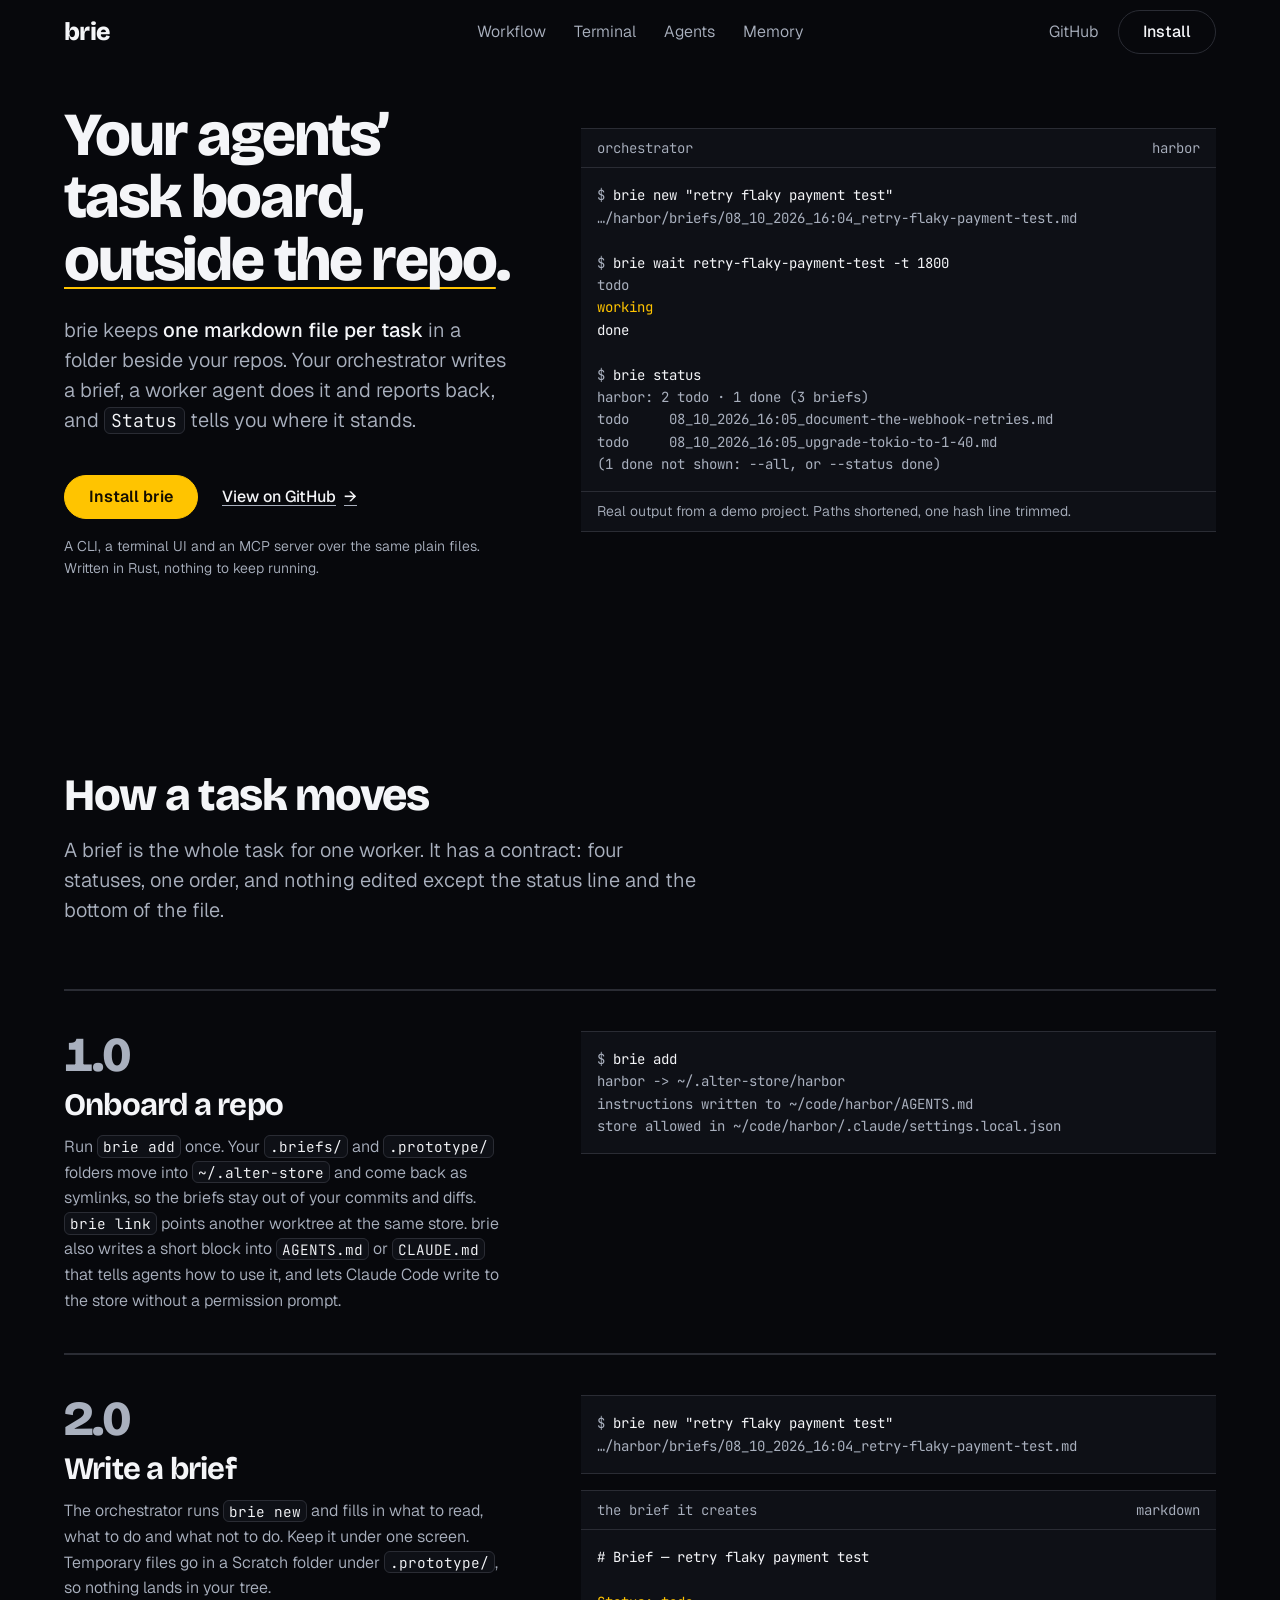
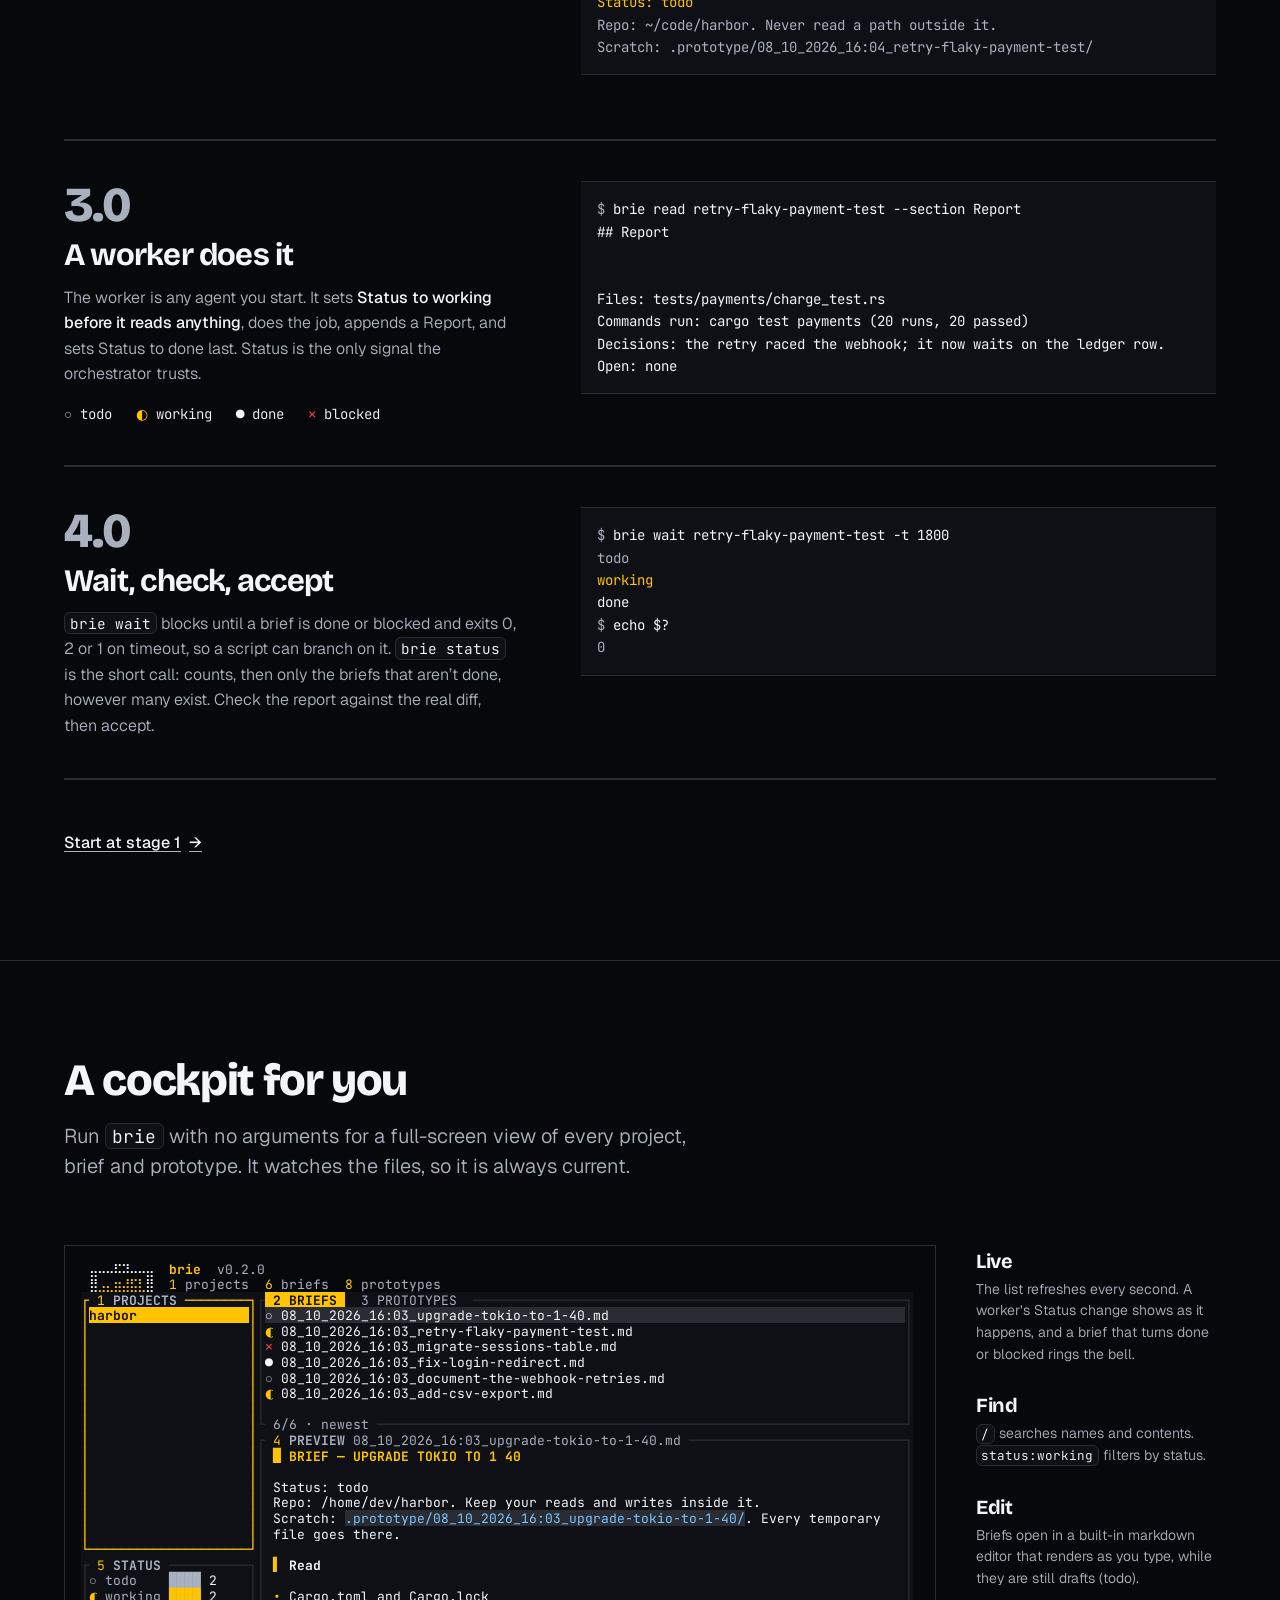
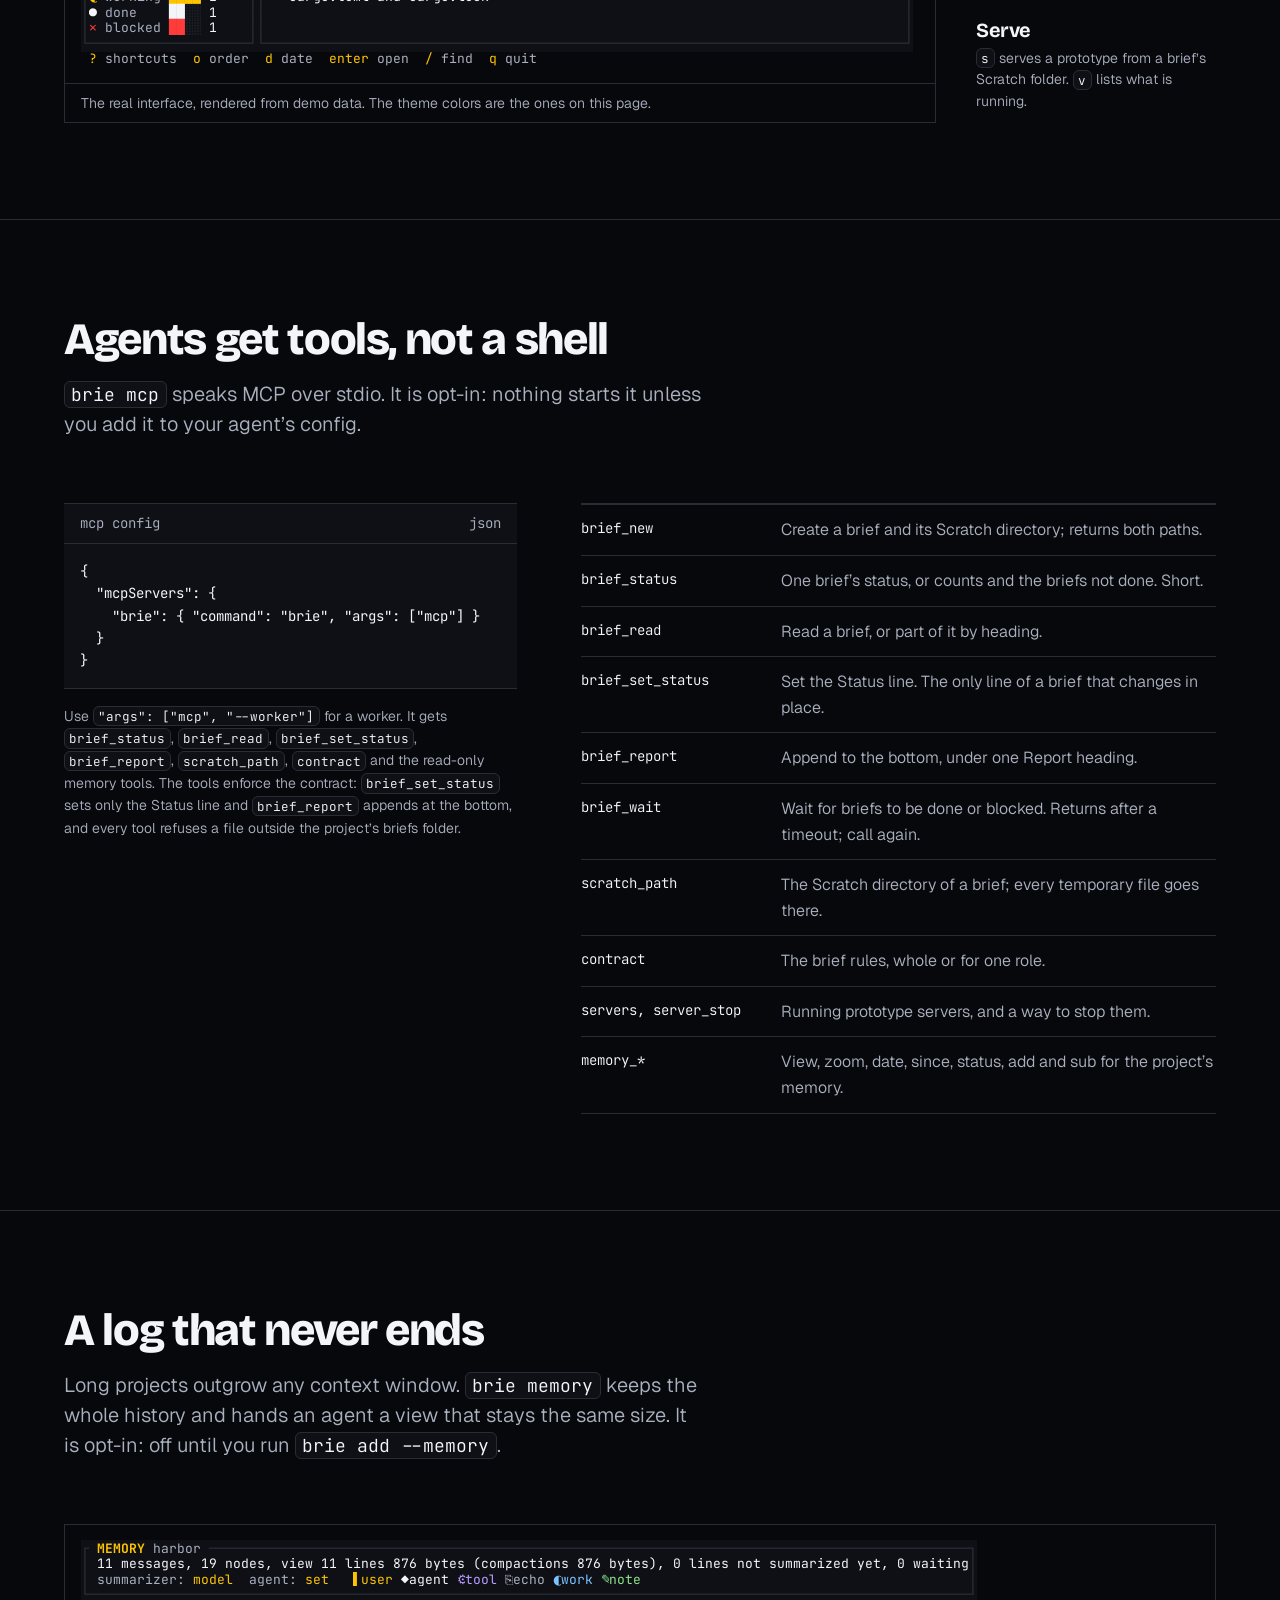
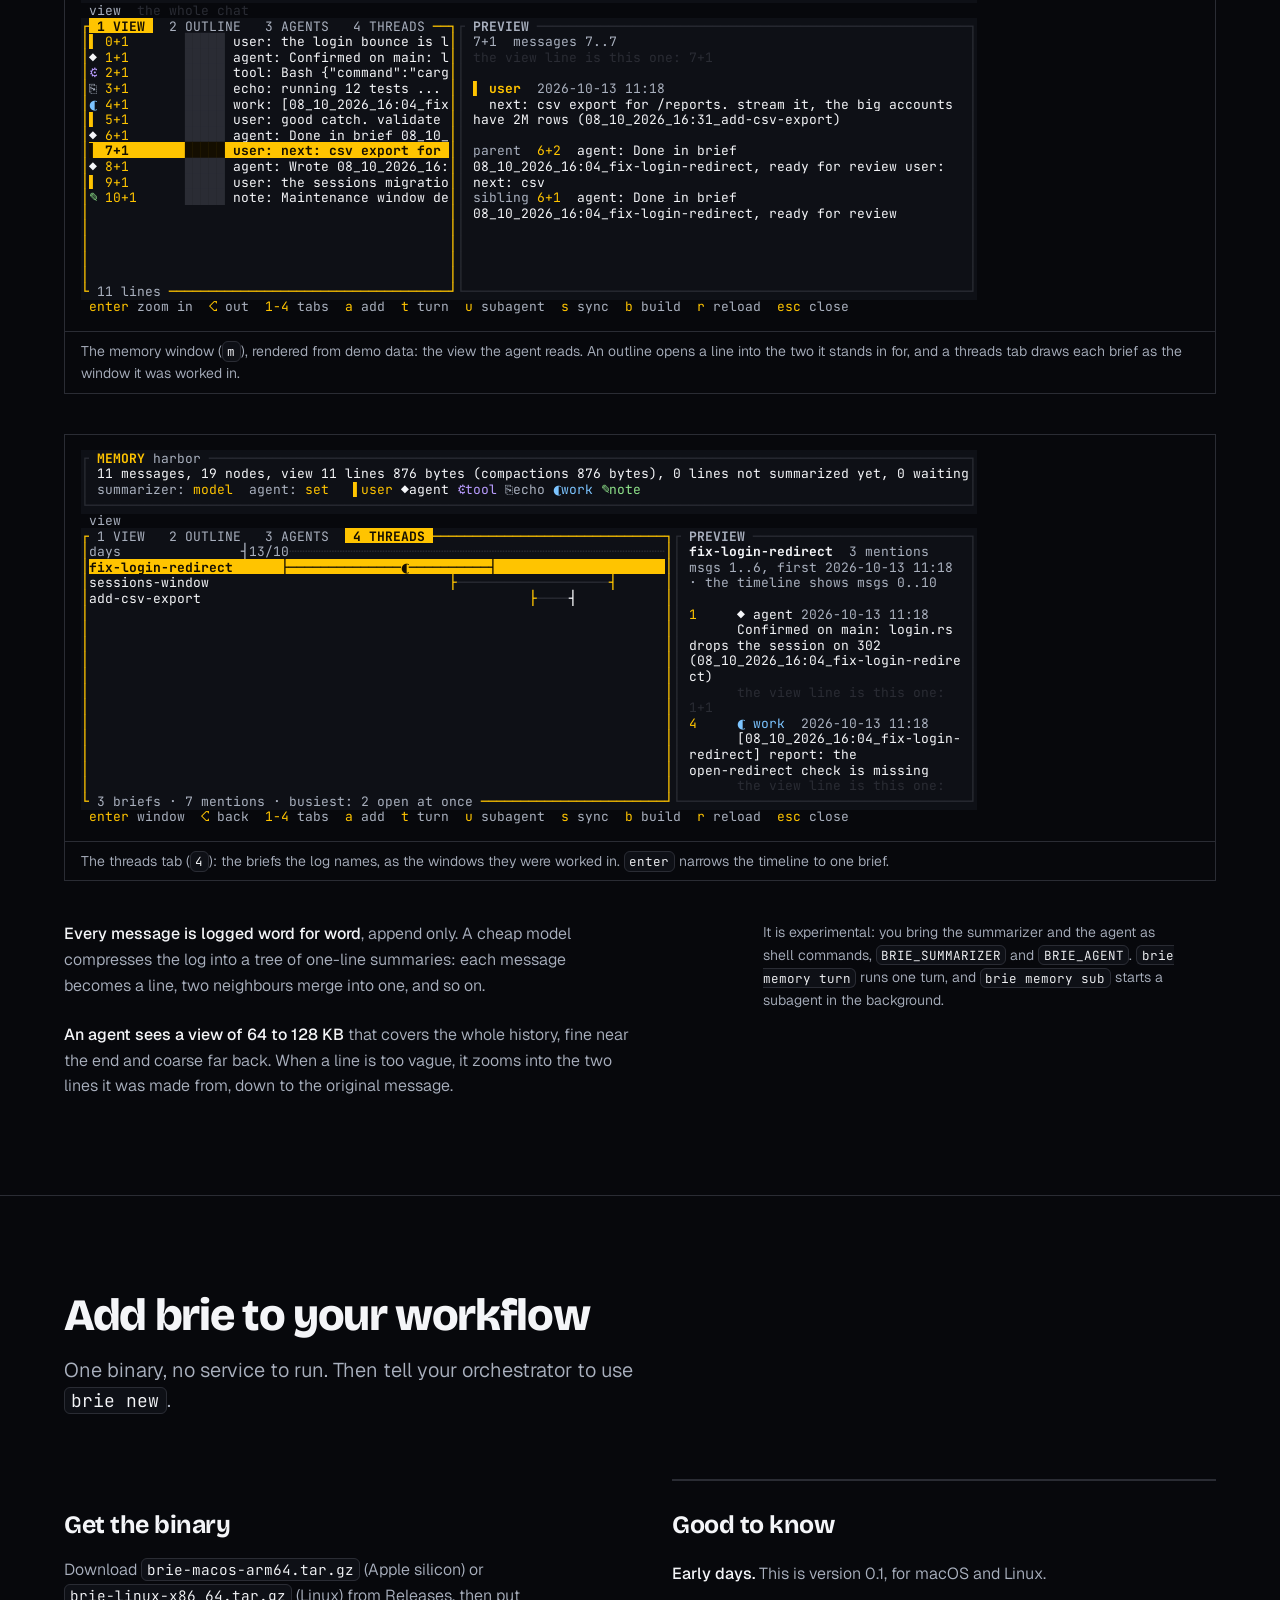
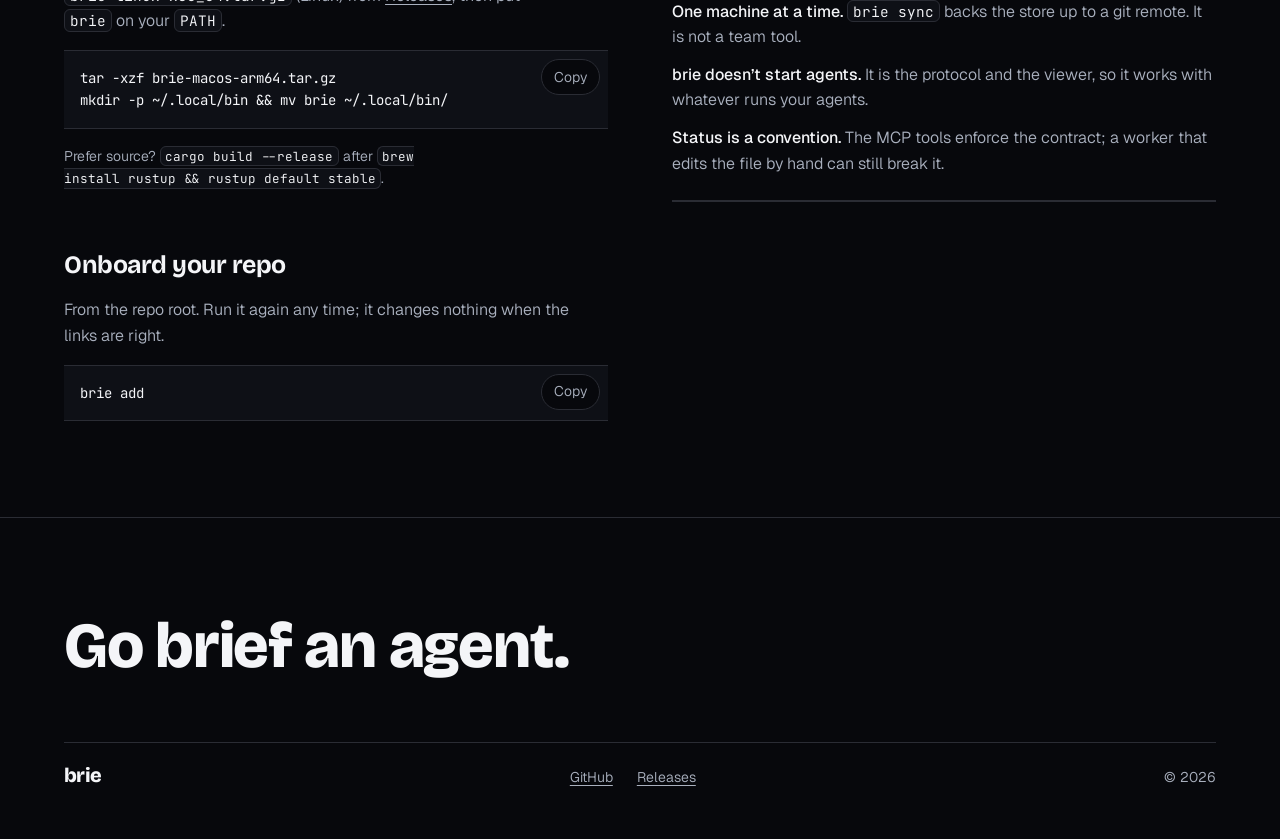
<file: docs/index.html>
<!doctype html>
<!--
  Hallmark · genre: modern-minimal · macrostructure: Narrative Workflow · theme: custom
  See tokens.css for the full stamp. The two screenshots are real renders of brie's own TUI (demo data).
-->
<html lang="en">
<head>
  <meta charset="utf-8">
  <meta name="viewport" content="width=device-width, initial-scale=1, viewport-fit=cover">
  <title>brie — task briefs for your coding agents</title>
  <meta name="description" content="brie keeps one markdown file per task outside your repo. An orchestrator writes a brief, a worker agent does it, and Status tells you where it stands. CLI, terminal UI and MCP server.">
  <meta name="theme-color" content="#07080c">
  <meta name="color-scheme" content="dark">
  <meta property="og:type" content="website">
  <meta property="og:title" content="brie — your agents’ task board, outside the repo">
  <meta property="og:description" content="One markdown file per task, kept beside your repos. A CLI, a terminal UI and an MCP server share the same plain files.">
  <link rel="icon" href="favicon.svg" type="image/svg+xml">
  <link rel="preconnect" href="https://fonts.googleapis.com">
  <link rel="preconnect" href="https://fonts.gstatic.com" crossorigin>
  <link rel="stylesheet" href="https://fonts.googleapis.com/css2?family=Bricolage+Grotesque:opsz,wght@12..96,500..800&amp;family=Geist:wght@300..700&amp;family=JetBrains+Mono:wght@400..700&amp;display=swap">
  <link rel="stylesheet" href="tokens.css">
  <link rel="stylesheet" href="site.css">
</head>
<body>
  <a class="skip" href="#main">Skip to content</a>

  <header class="nav">
    <div class="nav__inner">
      <a class="nav__brand" href="#top" aria-label="brie, back to the top">brie</a>
      <nav class="nav__center" aria-label="Sections">
        <a class="nav__link" href="#workflow">Workflow</a>
        <a class="nav__link" href="#terminal">Terminal</a>
        <a class="nav__link" href="#agents">Agents</a>
        <a class="nav__link" href="#memory">Memory</a>
      </nav>
      <div class="nav__right">
        <a class="nav__link nav__link--github" href="https://github.com/AlterRegalia/brie">GitHub</a>
        <a class="btn" href="#install">Install</a>
      </div>
    </div>
  </header>

  <main id="main">
    <div class="wrap" id="top">
      <section class="hero" aria-labelledby="hero-title">
        <div>
          <h1 id="hero-title" class="reveal" style="--i: 0">Your agents’ task board, <span class="mark">outside the repo</span>.</h1>
          <p class="hero__lede reveal" style="--i: 1">brie keeps <strong>one markdown file per task</strong> in a folder beside your repos. Your orchestrator writes a brief, a worker agent does it and reports back, and <code>Status</code> tells you where it stands.</p>
          <div class="hero__cta reveal" style="--i: 2">
            <a class="btn btn--accent" href="#install">Install brie</a>
            <a class="link-arrow" href="https://github.com/AlterRegalia/brie">View on GitHub</a>
          </div>
          <p class="hero__note reveal" style="--i: 3">A CLI, a terminal UI and an MCP server over the same plain files. Written in Rust, nothing to keep running.</p>
        </div>

        <figure class="frame hero__proof reveal" style="--i: 2">
          <div class="frame__label"><span>orchestrator</span><span>harbor</span></div>
<pre tabindex="0" aria-label="Terminal transcript: brie new creates a brief, brie wait prints todo, working, done as the status changes, and brie status lists the open briefs."><span class="t-prompt">$ </span><span class="t-cmd">brie new "retry flaky payment test"</span>
<span class="t-out">…/harbor/briefs/08_10_2026_16:04_retry-flaky-payment-test.md</span>

<span class="t-prompt">$ </span><span class="t-cmd">brie wait retry-flaky-payment-test -t 1800</span>
<span class="t-out">todo</span>
<span class="t-work">working</span>
<span class="t-done">done</span>

<span class="t-prompt">$ </span><span class="t-cmd">brie status</span>
<span class="t-out">harbor: 2 todo · 1 done (3 briefs)
todo     08_10_2026_16:05_document-the-webhook-retries.md
todo     08_10_2026_16:05_upgrade-tokio-to-1-40.md
(1 done not shown: --all, or --status done)</span></pre>
          <figcaption class="cap">Real output from a demo project. Paths shortened, one hash line trimmed.</figcaption>
        </figure>
      </section>
    </div>

    <section class="section" id="workflow" aria-labelledby="workflow-title">
      <div class="wrap">
        <div class="section__head">
          <h2 id="workflow-title">How a task moves</h2>
          <p class="section__lede">A brief is the whole task for one worker. It has a contract: four statuses, one order, and nothing edited except the status line and the bottom of the file.</p>
        </div>

        <ol class="stages">
          <li class="stage">
            <div>
              <div class="stage__n" aria-hidden="true">1.0</div>
              <h3>Onboard a repo</h3>
              <p>Run <code>brie add</code> once. Your <code>.briefs/</code> and <code>.prototype/</code> folders move into <code>~/.alter-store</code> and come back as symlinks, so the briefs stay out of your commits and diffs. <code>brie link</code> points another worktree at the same store. brie also writes a short block into <code>AGENTS.md</code> or <code>CLAUDE.md</code> that tells agents how to use it, and lets Claude Code write to the store without a permission prompt.</p>
            </div>
            <div class="stage__code">
              <figure class="frame">
<pre tabindex="0" aria-label="Terminal transcript of brie add."><span class="t-prompt">$ </span><span class="t-cmd">brie add</span>
<span class="t-out">harbor -&gt; ~/.alter-store/harbor
instructions written to ~/code/harbor/AGENTS.md
store allowed in ~/code/harbor/.claude/settings.local.json</span></pre>
              </figure>
            </div>
          </li>

          <li class="stage">
            <div>
              <div class="stage__n" aria-hidden="true">2.0</div>
              <h3>Write a brief</h3>
              <p>The orchestrator runs <code>brie new</code> and fills in what to read, what to do and what not to do. Keep it under one screen. Temporary files go in a Scratch folder under <code>.prototype/</code>, so nothing lands in your tree.</p>
            </div>
            <div class="stage__code">
              <figure class="frame">
<pre tabindex="0" aria-label="Terminal transcript of brie new, then the start of the brief it creates."><span class="t-prompt">$ </span><span class="t-cmd">brie new "retry flaky payment test"</span>
<span class="t-out">…/harbor/briefs/08_10_2026_16:04_retry-flaky-payment-test.md</span></pre>
              </figure>
              <figure class="frame">
                <div class="frame__label"><span>the brief it creates</span><span>markdown</span></div>
<pre tabindex="0" aria-label="The brief template: title, Status todo, Repo, Scratch, and nothing else: no sections."><span class="t-cmd"># Brief — retry flaky payment test</span>

<span class="t-work">Status: todo</span>
<span class="t-out">Repo: ~/code/harbor. Never read a path outside it.
Scratch: .prototype/08_10_2026_16:04_retry-flaky-payment-test/</span></pre>
              </figure>
            </div>
          </li>

          <li class="stage">
            <div>
              <div class="stage__n" aria-hidden="true">3.0</div>
              <h3>A worker does it</h3>
              <p>The worker is any agent you start. It sets <strong>Status to working before it reads anything</strong>, does the job, appends a Report, and sets Status to done last. Status is the only signal the orchestrator trusts.</p>
              <ul class="status-key" aria-label="The four statuses">
                <li><span class="t-out">○</span> todo</li>
                <li><span class="t-work">◐</span> working</li>
                <li><span class="t-done">●</span> done</li>
                <li><span class="t-bad">✕</span> blocked</li>
              </ul>
            </div>
            <div class="stage__code">
              <figure class="frame">
<pre tabindex="0" aria-label="Terminal transcript of brie read showing the Report section a worker appended."><span class="t-prompt">$ </span><span class="t-cmd">brie read retry-flaky-payment-test --section Report</span>
<span class="t-cmd">## Report</span>


Files: tests/payments/charge_test.rs
Commands run: cargo test payments (20 runs, 20 passed)
Decisions: the retry raced the webhook; it now waits on the ledger row.
Open: none</pre>
              </figure>
            </div>
          </li>

          <li class="stage">
            <div>
              <div class="stage__n" aria-hidden="true">4.0</div>
              <h3>Wait, check, accept</h3>
              <p><code>brie wait</code> blocks until a brief is done or blocked and exits 0, 2 or 1 on timeout, so a script can branch on it. <code>brie status</code> is the short call: counts, then only the briefs that aren’t done, however many exist. Check the report against the real diff, then accept.</p>
            </div>
            <div class="stage__code">
              <figure class="frame">
<pre tabindex="0" aria-label="Terminal transcript of brie wait printing todo, working, done, then the exit code 0."><span class="t-prompt">$ </span><span class="t-cmd">brie wait retry-flaky-payment-test -t 1800</span>
<span class="t-out">todo</span>
<span class="t-work">working</span>
<span class="t-done">done</span>
<span class="t-prompt">$ </span><span class="t-cmd">echo $?</span>
<span class="t-out">0</span></pre>
              </figure>
            </div>
          </li>
        </ol>

        <p class="stages__end"><a class="link-arrow" href="#install">Start at stage 1</a></p>
      </div>
    </section>

    <section class="terminal" id="terminal" aria-labelledby="terminal-title">
      <div class="wrap">
        <div class="section__head">
          <h2 id="terminal-title">A cockpit for you</h2>
          <p class="section__lede">Run <code>brie</code> with no arguments for a full-screen view of every project, brief and prototype. It watches the files, so it is always current.</p>
        </div>

        <div class="terminal__grid">
          <figure class="shot">
<pre role="img" tabindex="0" aria-label="The brie terminal UI for the harbor project. A list of six briefs with status marks: one blocked, two working, two todo and one done. Below it a preview of the selected brief, and a status panel with counts for each status. A header above shows the version and the project, brief and prototype counts."> <span class="g">⣤</span><span class="g">⠤</span><span class="g">⠤</span><span class="g">⠯</span><span class="g">⠽</span><span class="g">⠤</span><span class="g">⠤</span><span class="g">⣤</span>  <span class="f-accent bold">brie</span><span class="f-muted">  v0.2.0</span>                                                                                 
 <span class="g">⣿</span><span class="f-accent"><span class="g">⣠</span><span class="g">⣄</span><span class="g">⣶</span><span class="g">⣼</span><span class="g">⣯</span><span class="g">⣇</span></span><span class="g">⣿</span>  <span class="f-accent">1</span><span class="f-muted"> projects  </span><span class="f-accent">6</span><span class="f-muted"> briefs  </span><span class="f-accent">8</span><span class="f-muted"> prototypes</span>                                                           
<span class="f-accent b-surface">┌ 1 </span><span class="f-muted b-surface bold">PROJECTS </span><span class="f-accent b-surface">────────┐</span><span class="f-line b-surface">┌</span><span class="f-ink b-accent bold"> 2 BRIEFS </span><span class="f-line b-surface"> </span><span class="f-muted b-surface"> 3 PROTOTYPES </span><span class="f-line b-surface"> ──────────────────────────────────────────────────────┐</span>
<span class="f-accent b-surface">│</span><span class="f-ink b-accent bold">harbor              </span><span class="f-accent b-surface">│</span><span class="f-line b-surface">│</span><span class="b-line"><span class="g">○</span> 08_10_2026_16:03_upgrade-tokio-to-1-40.md                                     </span><span class="f-line b-surface">│</span>
<span class="f-accent b-surface">│</span><span class="b-surface">                    </span><span class="f-accent b-surface">│</span><span class="f-line b-surface">│</span><span class="f-accent b-surface"><span class="g">◐</span> </span><span class="b-surface">08_10_2026_16:03_retry-flaky-payment-test.md                                  </span><span class="f-line b-surface">│</span>
<span class="f-accent b-surface">│</span><span class="b-surface">                    </span><span class="f-accent b-surface">│</span><span class="f-line b-surface">│</span><span class="f-bad b-surface"><span class="g">✕</span> </span><span class="b-surface">08_10_2026_16:03_migrate-sessions-table.md                                    </span><span class="f-line b-surface">│</span>
<span class="f-accent b-surface">│</span><span class="b-surface">                    </span><span class="f-accent b-surface">│</span><span class="f-line b-surface">│</span><span class="b-surface"><span class="g">●</span> 08_10_2026_16:03_fix-login-redirect.md                                        </span><span class="f-line b-surface">│</span>
<span class="f-accent b-surface">│</span><span class="b-surface">                    </span><span class="f-accent b-surface">│</span><span class="f-line b-surface">│</span><span class="f-muted b-surface"><span class="g">○</span> </span><span class="b-surface">08_10_2026_16:03_document-the-webhook-retries.md                              </span><span class="f-line b-surface">│</span>
<span class="f-accent b-surface">│</span><span class="b-surface">                    </span><span class="f-accent b-surface">│</span><span class="f-line b-surface">│</span><span class="f-accent b-surface"><span class="g">◐</span> </span><span class="b-surface">08_10_2026_16:03_add-csv-export.md                                            </span><span class="f-line b-surface">│</span>
<span class="f-accent b-surface">│</span><span class="b-surface">                    </span><span class="f-accent b-surface">│</span><span class="f-line b-surface">│</span><span class="b-surface">                                                                                </span><span class="f-line b-surface">│</span>
<span class="f-accent b-surface">│</span><span class="b-surface">                    </span><span class="f-accent b-surface">│</span><span class="f-line b-surface">└</span><span class="f-muted b-surface"> 6/6 · newest </span><span class="f-line b-surface">──────────────────────────────────────────────────────────────────┘</span>
<span class="f-accent b-surface">│</span><span class="b-surface">                    </span><span class="f-accent b-surface">│</span><span class="f-line b-surface">┌</span><span class="f-accent b-surface"> 4 </span><span class="f-muted b-surface bold">PREVIEW </span><span class="f-muted b-surface">08_10_2026_16:03_upgrade-tokio-to-1-40.md </span><span class="f-line b-surface">───────────────────────────┐</span>
<span class="f-accent b-surface">│</span><span class="b-surface">                    </span><span class="f-accent b-surface">│</span><span class="f-line b-surface">│</span><span class="b-surface"> </span><span class="f-accent b-surface">█ </span><span class="f-accent b-surface bold">BRIEF — UPGRADE TOKIO TO 1 40</span><span class="b-surface">                                                </span><span class="f-line b-surface">│</span>
<span class="f-accent b-surface">│</span><span class="b-surface">                    </span><span class="f-accent b-surface">│</span><span class="f-line b-surface">│</span><span class="b-surface">                                                                                </span><span class="f-line b-surface">│</span>
<span class="f-accent b-surface">│</span><span class="b-surface">                    </span><span class="f-accent b-surface">│</span><span class="f-line b-surface">│</span><span class="b-surface"> Status: todo                                                                   </span><span class="f-line b-surface">│</span>
<span class="f-accent b-surface">│</span><span class="b-surface">                    </span><span class="f-accent b-surface">│</span><span class="f-line b-surface">│</span><span class="b-surface"> Repo: /home/dev/harbor. Keep your reads and writes inside it.                  </span><span class="f-line b-surface">│</span>
<span class="f-accent b-surface">│</span><span class="b-surface">                    </span><span class="f-accent b-surface">│</span><span class="f-line b-surface">│</span><span class="b-surface"> Scratch: </span><span class="f-info b-line">.prototype/08_10_2026_16:03_upgrade-tokio-to-1-40/</span><span class="b-surface">. Every temporary   </span><span class="f-line b-surface">│</span>
<span class="f-accent b-surface">│</span><span class="b-surface">                    </span><span class="f-accent b-surface">│</span><span class="f-line b-surface">│</span><span class="b-surface"> file goes there.                                                               </span><span class="f-line b-surface">│</span>
<span class="f-accent b-surface">└────────────────────┘</span><span class="f-line b-surface">│</span><span class="b-surface">                                                                                </span><span class="f-line b-surface">│</span>
<span class="f-line b-surface">┌</span><span class="f-accent b-surface"> 5 </span><span class="f-muted b-surface bold">STATUS </span><span class="f-line b-surface">──────────┐│</span><span class="b-surface"> </span><span class="f-accent b-surface">▌ </span><span class="b-surface bold">Read</span><span class="b-surface">                                                                         </span><span class="f-line b-surface">│</span>
<span class="f-line b-surface">│</span><span class="f-muted b-surface"><span class="g">○</span> todo    ████</span><span class="b-surface"> 2    </span><span class="f-line b-surface">││</span><span class="b-surface">                                                                                </span><span class="f-line b-surface">│</span>
<span class="f-line b-surface">│</span><span class="f-accent b-surface"><span class="g">◐</span> </span><span class="f-muted b-surface">working </span><span class="f-accent b-surface">████</span><span class="b-surface"> 2    </span><span class="f-line b-surface">││</span><span class="b-surface"> </span><span class="f-accent b-surface">• </span><span class="b-surface">Cargo.toml and Cargo.lock                                                    </span><span class="f-line b-surface">│</span>
<span class="f-line b-surface">│</span><span class="b-surface"><span class="g">●</span> </span><span class="f-muted b-surface">done    </span><span class="b-surface">██</span><span class="f-line b-surface">░░</span><span class="b-surface"> 1    </span><span class="f-line b-surface">││</span><span class="b-surface">                                                                                </span><span class="f-line b-surface">│</span>
<span class="f-line b-surface">│</span><span class="f-bad b-surface"><span class="g">✕</span> </span><span class="f-muted b-surface">blocked </span><span class="f-bad b-surface">██</span><span class="f-line b-surface">░░</span><span class="b-surface"> 1    </span><span class="f-line b-surface">││</span><span class="b-surface">                                                                                </span><span class="f-line b-surface">│</span>
<span class="f-line b-surface">└────────────────────┘└────────────────────────────────────────────────────────────────────────────────┘</span>
 <span class="f-accent">?</span><span class="f-muted"> shortcuts  </span><span class="f-accent">o</span><span class="f-muted"> order  </span><span class="f-accent">d</span><span class="f-muted"> date  </span><span class="f-accent">enter</span><span class="f-muted"> open  </span><span class="f-accent">/</span><span class="f-muted"> find  </span><span class="f-accent">q</span><span class="f-muted"> quit</span>                                               </pre>
            <figcaption>The real interface, rendered from demo data. The theme colors are the ones on this page.</figcaption>
          </figure>

          <dl class="notes">
            <div>
              <dt>Live</dt>
              <dd>The list refreshes every second. A worker’s Status change shows as it happens, and a brief that turns done or blocked rings the bell.</dd>
            </div>
            <div>
              <dt>Find</dt>
              <dd><kbd>/</kbd> searches names and contents. <code>status:working</code> filters by status.</dd>
            </div>
            <div>
              <dt>Edit</dt>
              <dd>Briefs open in a built-in markdown editor that renders as you type, while they are still drafts (todo).</dd>
            </div>
            <div>
              <dt>Serve</dt>
              <dd><kbd>s</kbd> serves a prototype from a brief’s Scratch folder. <kbd>v</kbd> lists what is running.</dd>
            </div>
          </dl>
        </div>
      </div>
    </section>

    <section class="agents" id="agents" aria-labelledby="agents-title">
      <div class="wrap">
        <div class="section__head">
          <h2 id="agents-title">Agents get tools, not a shell</h2>
          <p class="section__lede"><code>brie mcp</code> speaks MCP over stdio. It is opt-in: nothing starts it unless you add it to your agent’s config.</p>
        </div>

        <div class="agents__grid">
          <div>
            <figure class="frame">
              <div class="frame__label"><span>mcp config</span><span>json</span></div>
<pre tabindex="0" aria-label="MCP configuration for brie."><span class="t-cmd">{
  "mcpServers": {
    "brie": { "command": "brie", "args": ["mcp"] }
  }
}</span></pre>
            </figure>
            <p class="fineprint">Use <code>"args": ["mcp", "--worker"]</code> for a worker. It gets <code>brief_status</code>, <code>brief_read</code>, <code>brief_set_status</code>, <code>brief_report</code>, <code>scratch_path</code>, <code>contract</code> and the read-only memory tools. The tools enforce the contract: <code>brief_set_status</code> sets only the Status line and <code>brief_report</code> appends at the bottom, and every tool refuses a file outside the project’s briefs folder.</p>
          </div>

          <dl class="spec">
            <div class="spec__row"><dt>brief_new</dt><dd>Create a brief and its Scratch directory; returns both paths.</dd></div>
            <div class="spec__row"><dt>brief_status</dt><dd>One brief’s status, or counts and the briefs not done. Short.</dd></div>
            <div class="spec__row"><dt>brief_read</dt><dd>Read a brief, or part of it by heading.</dd></div>
            <div class="spec__row"><dt>brief_set_status</dt><dd>Set the Status line. The only line of a brief that changes in place.</dd></div>
            <div class="spec__row"><dt>brief_report</dt><dd>Append to the bottom, under one Report heading.</dd></div>
            <div class="spec__row"><dt>brief_wait</dt><dd>Wait for briefs to be done or blocked. Returns after a timeout; call again.</dd></div>
            <div class="spec__row"><dt>scratch_path</dt><dd>The Scratch directory of a brief; every temporary file goes there.</dd></div>
            <div class="spec__row"><dt>contract</dt><dd>The brief rules, whole or for one role.</dd></div>
            <div class="spec__row"><dt>servers, server_stop</dt><dd>Running prototype servers, and a way to stop them.</dd></div>
            <div class="spec__row"><dt>memory_*</dt><dd>View, zoom, date, since, status, add and sub for the project’s memory.</dd></div>
          </dl>
        </div>
      </div>
    </section>

    <section class="memory" id="memory" aria-labelledby="memory-title">
      <div class="wrap">
        <div class="section__head">
          <h2 id="memory-title">A log that never ends</h2>
          <p class="section__lede">Long projects outgrow any context window. <code>brie memory</code> keeps the whole history and hands an agent a view that stays the same size. It is opt-in: off until you run <code>brie add --memory</code>.</p>
        </div>

        <div class="memory__grid">
          <figure class="shot">
<pre role="img" tabindex="0" aria-label="The brie memory window for the harbor project, on its view: a list of eleven messages, each a one-line summary with its kind: user, agent, tool, echo, work and note. A preview pane shows the selected message whole. Three more tabs: an outline that opens a line into the two it was made from, the subagents, and the threads.">
<span class="f-line b-surface">┌</span><span class="f-accent b-surface bold"> MEMORY </span><span class="f-muted b-surface">harbor </span><span class="f-line b-surface">───────────────────────────────────────────────────────────────────────────────────────────────┐</span>
<span class="f-line b-surface">│</span><span class="f-text b-surface"> 11 messages, 19 nodes, view 11 lines 876 bytes (compactions 876 bytes), 0 lines not summarized yet, 0 waiting</span><span class="f-line b-surface">│</span>
<span class="f-line b-surface">│</span><span class="f-muted b-surface"> summarizer: </span><span class="f-accent b-surface">model</span><span class="f-muted b-surface">  agent: </span><span class="f-accent b-surface">set</span><span class="f-text b-surface">   </span><span class="f-accent b-surface"><span class="g">▌</span>user</span><span class="f-text b-surface"> <span class="g">◆</span>agent</span><span class="f-violet b-surface"> <span class="g">⚙</span>tool</span><span class="f-muted b-surface"> <span class="g">⎘</span>echo</span><span class="f-info b-surface"> <span class="g">◐</span>work</span><span class="f-ok b-surface"> <span class="g">✎</span>note</span><span class="f-text b-surface">                                         </span><span class="f-line b-surface">│</span>
<span class="f-line b-surface">└──────────────────────────────────────────────────────────────────────────────────────────────────────────────┘</span>
<span class="f-muted"> view</span><span class="f-line">  the whole chat</span><span class="f-text">                                                                                           </span>
<span class="f-accent b-surface">┌</span><span class="f-ink b-accent bold"> 1 VIEW </span><span class="f-accent b-surface"> </span><span class="f-muted b-surface"> 2 OUTLINE </span><span class="f-accent b-surface"> </span><span class="f-muted b-surface"> 3 AGENTS </span><span class="f-accent b-surface"> </span><span class="f-muted b-surface"> 4 THREADS </span><span class="f-accent b-surface">──┐</span><span class="f-line b-surface">┌</span><span class="f-muted b-surface bold"> PREVIEW </span><span class="f-line b-surface">──────────────────────────────────────────────────────┐</span>
<span class="f-accent b-surface">│<span class="g">▌</span> 0+1       </span><span class="f-line b-surface">█████ </span><span class="f-text b-surface">user: the login bounce is l</span><span class="f-accent b-surface">│</span><span class="f-line b-surface">│</span><span class="f-text b-surface"> </span><span class="f-muted b-surface">7+1  messages 7..7</span><span class="f-text b-surface">                                            </span><span class="f-line b-surface">│</span>
<span class="f-accent b-surface">│</span><span class="f-text b-surface"><span class="g">◆</span> </span><span class="f-accent b-surface">1+1       </span><span class="f-line b-surface">█████ </span><span class="f-text b-surface">agent: Confirmed on main: l</span><span class="f-accent b-surface">│</span><span class="f-line b-surface">│</span><span class="f-text b-surface"> </span><span class="f-line b-surface">the view line is this one: 7+1</span><span class="f-text b-surface">                                </span><span class="f-line b-surface">│</span>
<span class="f-accent b-surface">│</span><span class="f-violet b-surface"><span class="g">⚙</span> </span><span class="f-accent b-surface">2+1       </span><span class="f-line b-surface">█████ </span><span class="f-text b-surface">tool: Bash {"command":"carg</span><span class="f-accent b-surface">│</span><span class="f-line b-surface">│</span><span class="f-text b-surface">                                                               </span><span class="f-line b-surface">│</span>
<span class="f-accent b-surface">│</span><span class="f-muted b-surface"><span class="g">⎘</span> </span><span class="f-accent b-surface">3+1       </span><span class="f-line b-surface">█████ </span><span class="f-text b-surface">echo: running 12 tests ... </span><span class="f-accent b-surface">│</span><span class="f-line b-surface">│</span><span class="f-text b-surface"> </span><span class="f-accent b-surface bold"><span class="g">▌</span> user</span><span class="f-muted b-surface">  2026-10-13 11:18</span><span class="f-text b-surface">                                      </span><span class="f-line b-surface">│</span>
<span class="f-accent b-surface">│</span><span class="f-info b-surface"><span class="g">◐</span> </span><span class="f-accent b-surface">4+1       </span><span class="f-line b-surface">█████ </span><span class="f-text b-surface">work: [08_10_2026_16:04_fix</span><span class="f-accent b-surface">│</span><span class="f-line b-surface">│</span><span class="f-text b-surface">   next: csv export for /reports. stream it, the big accounts  </span><span class="f-line b-surface">│</span>
<span class="f-accent b-surface">│<span class="g">▌</span> 5+1       </span><span class="f-line b-surface">█████ </span><span class="f-text b-surface">user: good catch. validate </span><span class="f-accent b-surface">│</span><span class="f-line b-surface">│</span><span class="f-text b-surface"> have 2M rows (08_10_2026_16:31_add-csv-export)                </span><span class="f-line b-surface">│</span>
<span class="f-accent b-surface">│</span><span class="f-text b-surface"><span class="g">◆</span> </span><span class="f-accent b-surface">6+1       </span><span class="f-line b-surface">█████ </span><span class="f-text b-surface">agent: Done in brief 08_10_</span><span class="f-accent b-surface">│</span><span class="f-line b-surface">│</span><span class="f-text b-surface">                                                               </span><span class="f-line b-surface">│</span>
<span class="f-accent b-surface">│</span><span class="f-ink b-accent bold"><span class="g">▌</span> 7+1       █████ user: next: csv export for </span><span class="f-accent b-surface">│</span><span class="f-line b-surface">│</span><span class="f-text b-surface"> </span><span class="f-muted b-surface">parent  </span><span class="f-accent b-surface">6+2  </span><span class="f-text b-surface">agent: Done in brief                             </span><span class="f-line b-surface">│</span>
<span class="f-accent b-surface">│</span><span class="f-text b-surface"><span class="g">◆</span> </span><span class="f-accent b-surface">8+1       </span><span class="f-line b-surface">█████ </span><span class="f-text b-surface">agent: Wrote 08_10_2026_16:</span><span class="f-accent b-surface">│</span><span class="f-line b-surface">│</span><span class="f-text b-surface"> 08_10_2026_16:04_fix-login-redirect, ready for review user:   </span><span class="f-line b-surface">│</span>
<span class="f-accent b-surface">│<span class="g">▌</span> 9+1       </span><span class="f-line b-surface">█████ </span><span class="f-text b-surface">user: the sessions migratio</span><span class="f-accent b-surface">│</span><span class="f-line b-surface">│</span><span class="f-text b-surface"> next: csv                                                     </span><span class="f-line b-surface">│</span>
<span class="f-accent b-surface">│</span><span class="f-ok b-surface"><span class="g">✎</span> </span><span class="f-accent b-surface">10+1      </span><span class="f-line b-surface">█████ </span><span class="f-text b-surface">note: Maintenance window de</span><span class="f-accent b-surface">│</span><span class="f-line b-surface">│</span><span class="f-text b-surface"> </span><span class="f-muted b-surface">sibling </span><span class="f-accent b-surface">6+1  </span><span class="f-text b-surface">agent: Done in brief                             </span><span class="f-line b-surface">│</span>
<span class="f-accent b-surface">│</span><span class="f-text b-surface">                                             </span><span class="f-accent b-surface">│</span><span class="f-line b-surface">│</span><span class="f-text b-surface"> 08_10_2026_16:04_fix-login-redirect, ready for review         </span><span class="f-line b-surface">│</span>
<span class="f-accent b-surface">│</span><span class="f-text b-surface">                                             </span><span class="f-accent b-surface">│</span><span class="f-line b-surface">│</span><span class="f-text b-surface">                                                               </span><span class="f-line b-surface">│</span>
<span class="f-accent b-surface">│</span><span class="f-text b-surface">                                             </span><span class="f-accent b-surface">│</span><span class="f-line b-surface">│</span><span class="f-text b-surface">                                                               </span><span class="f-line b-surface">│</span>
<span class="f-accent b-surface">│</span><span class="f-text b-surface">                                             </span><span class="f-accent b-surface">│</span><span class="f-line b-surface">│</span><span class="f-text b-surface">                                                               </span><span class="f-line b-surface">│</span>
<span class="f-accent b-surface">│</span><span class="f-text b-surface">                                             </span><span class="f-accent b-surface">│</span><span class="f-line b-surface">│</span><span class="f-text b-surface">                                                               </span><span class="f-line b-surface">│</span>
<span class="f-accent b-surface">└</span><span class="f-muted b-surface"> 11 lines </span><span class="f-accent b-surface">───────────────────────────────────┘</span><span class="f-line b-surface">└───────────────────────────────────────────────────────────────┘</span>
<span class="f-text"> </span><span class="f-accent">enter</span><span class="f-muted"> zoom in  </span><span class="f-accent"><span class="g">⌫</span></span><span class="f-muted"> out  </span><span class="f-accent">1-4</span><span class="f-muted"> tabs  </span><span class="f-accent">a</span><span class="f-muted"> add  </span><span class="f-accent">t</span><span class="f-muted"> turn  </span><span class="f-accent">u</span><span class="f-muted"> subagent  </span><span class="f-accent">s</span><span class="f-muted"> sync  </span><span class="f-accent">b</span><span class="f-muted"> build  </span><span class="f-accent">r</span><span class="f-muted"> reload  </span><span class="f-accent">esc</span><span class="f-muted"> close  </span><span class="f-text">              </span>
</pre>
            <figcaption>The memory window (<kbd>m</kbd>), rendered from demo data: the view the agent reads. An outline opens a line into the two it stands in for, and a threads tab draws each brief as the window it was worked in.</figcaption>
          </figure>

          <figure class="shot">
<pre role="img" tabindex="0" aria-label="The same memory window on its threads tab: three briefs of the harbor project drawn as lanes on a timeline, each from its first mention to its last, with a tick for every mention between the ends. The preview lists the selected brief's messages, each with the view line the log kept over it.">
<span class="f-line b-surface">┌</span><span class="f-accent b-surface bold"> MEMORY </span><span class="f-muted b-surface">harbor </span><span class="f-line b-surface">───────────────────────────────────────────────────────────────────────────────────────────────┐</span>
<span class="f-line b-surface">│</span><span class="f-text b-surface"> 11 messages, 19 nodes, view 11 lines 876 bytes (compactions 876 bytes), 0 lines not summarized yet, 0 waiting</span><span class="f-line b-surface">│</span>
<span class="f-line b-surface">│</span><span class="f-muted b-surface"> summarizer: </span><span class="f-accent b-surface">model</span><span class="f-muted b-surface">  agent: </span><span class="f-accent b-surface">set</span><span class="f-text b-surface">   </span><span class="f-accent b-surface"><span class="g">▌</span>user</span><span class="f-text b-surface"> <span class="g">◆</span>agent</span><span class="f-violet b-surface"> <span class="g">⚙</span>tool</span><span class="f-muted b-surface"> <span class="g">⎘</span>echo</span><span class="f-info b-surface"> <span class="g">◐</span>work</span><span class="f-ok b-surface"> <span class="g">✎</span>note</span><span class="f-text b-surface">                                         </span><span class="f-line b-surface">│</span>
<span class="f-line b-surface">└──────────────────────────────────────────────────────────────────────────────────────────────────────────────┘</span>
<span class="f-muted"> view</span><span class="f-text">                                                                                                           </span>
<span class="f-accent b-surface">┌</span><span class="f-muted b-surface"> 1 VIEW </span><span class="f-accent b-surface"> </span><span class="f-muted b-surface"> 2 OUTLINE </span><span class="f-accent b-surface"> </span><span class="f-muted b-surface"> 3 AGENTS </span><span class="f-accent b-surface"> </span><span class="f-ink b-accent bold"> 4 THREADS </span><span class="f-accent b-surface">─────────────────────────────┐</span><span class="f-line b-surface">┌</span><span class="f-muted b-surface bold"> PREVIEW </span><span class="f-line b-surface">───────────────────────────┐</span>
<span class="f-accent b-surface">│</span><span class="f-muted b-surface">days               ┤13/10</span><span class="f-line b-surface">┄┄┄┄┄┄┄┄┄┄┄┄┄┄┄┄┄┄┄┄┄┄┄┄┄┄┄┄┄┄┄┄┄┄┄┄┄┄┄┄┄┄┄┄┄┄┄</span><span class="f-accent b-surface">│</span><span class="f-line b-surface">│</span><span class="f-text b-surface"> </span><span class="f-text b-surface bold">fix-login-redirect</span><span class="f-muted b-surface">  3 mentions</span><span class="f-text b-surface">     </span><span class="f-line b-surface">│</span>
<span class="f-accent b-surface">│</span><span class="f-ink b-accent bold">fix-login-redirect      ├──────────────<span class="g">◐</span>──────────┤                     </span><span class="f-accent b-surface">│</span><span class="f-line b-surface">│</span><span class="f-text b-surface"> </span><span class="f-muted b-surface">msgs 1..6, first 2026-10-13 11:18</span><span class="f-text b-surface">  </span><span class="f-line b-surface">│</span>
<span class="f-accent b-surface">│</span><span class="f-text b-surface">sessions-window                              </span><span class="f-accent b-surface">├</span><span class="f-line b-surface">───────────────────</span><span class="f-accent b-surface">┤</span><span class="f-text b-surface">      </span><span class="f-accent b-surface">│</span><span class="f-line b-surface">│</span><span class="f-text b-surface"> </span><span class="f-muted b-surface">· the timeline shows msgs 0..10</span><span class="f-text b-surface">    </span><span class="f-line b-surface">│</span>
<span class="f-accent b-surface">│</span><span class="f-text b-surface">add-csv-export                                         </span><span class="f-accent b-surface">├</span><span class="f-line b-surface">────</span><span class="f-text b-surface">┤           </span><span class="f-accent b-surface">│</span><span class="f-line b-surface">│</span><span class="f-text b-surface">                                    </span><span class="f-line b-surface">│</span>
<span class="f-accent b-surface">│</span><span class="f-text b-surface">                                                                        </span><span class="f-accent b-surface">│</span><span class="f-line b-surface">│</span><span class="f-text b-surface"> </span><span class="f-accent b-surface">1     </span><span class="f-text b-surface"><span class="g">◆</span> agent</span><span class="f-muted b-surface"> 2026-10-13 11:18</span><span class="f-text b-surface">     </span><span class="f-line b-surface">│</span>
<span class="f-accent b-surface">│</span><span class="f-text b-surface">                                                                        </span><span class="f-accent b-surface">│</span><span class="f-line b-surface">│</span><span class="f-text b-surface">       Confirmed on main: login.rs  </span><span class="f-line b-surface">│</span>
<span class="f-accent b-surface">│</span><span class="f-text b-surface">                                                                        </span><span class="f-accent b-surface">│</span><span class="f-line b-surface">│</span><span class="f-text b-surface"> drops the session on 302           </span><span class="f-line b-surface">│</span>
<span class="f-accent b-surface">│</span><span class="f-text b-surface">                                                                        </span><span class="f-accent b-surface">│</span><span class="f-line b-surface">│</span><span class="f-text b-surface"> (08_10_2026_16:04_fix-login-redire </span><span class="f-line b-surface">│</span>
<span class="f-accent b-surface">│</span><span class="f-text b-surface">                                                                        </span><span class="f-accent b-surface">│</span><span class="f-line b-surface">│</span><span class="f-text b-surface"> ct)                                </span><span class="f-line b-surface">│</span>
<span class="f-accent b-surface">│</span><span class="f-text b-surface">                                                                        </span><span class="f-accent b-surface">│</span><span class="f-line b-surface">│</span><span class="f-text b-surface"> </span><span class="f-line b-surface">      the view line is this one:</span><span class="f-text b-surface">   </span><span class="f-line b-surface">│</span>
<span class="f-accent b-surface">│</span><span class="f-text b-surface">                                                                        </span><span class="f-accent b-surface">│</span><span class="f-line b-surface">│</span><span class="f-text b-surface"> </span><span class="f-line b-surface">1+1</span><span class="f-text b-surface">                                </span><span class="f-line b-surface">│</span>
<span class="f-accent b-surface">│</span><span class="f-text b-surface">                                                                        </span><span class="f-accent b-surface">│</span><span class="f-line b-surface">│</span><span class="f-text b-surface"> </span><span class="f-accent b-surface">4     </span><span class="f-info b-surface"><span class="g">◐</span> work </span><span class="f-muted b-surface"> 2026-10-13 11:18</span><span class="f-text b-surface">     </span><span class="f-line b-surface">│</span>
<span class="f-accent b-surface">│</span><span class="f-text b-surface">                                                                        </span><span class="f-accent b-surface">│</span><span class="f-line b-surface">│</span><span class="f-text b-surface">       [08_10_2026_16:04_fix-login- </span><span class="f-line b-surface">│</span>
<span class="f-accent b-surface">│</span><span class="f-text b-surface">                                                                        </span><span class="f-accent b-surface">│</span><span class="f-line b-surface">│</span><span class="f-text b-surface"> redirect] report: the              </span><span class="f-line b-surface">│</span>
<span class="f-accent b-surface">│</span><span class="f-text b-surface">                                                                        </span><span class="f-accent b-surface">│</span><span class="f-line b-surface">│</span><span class="f-text b-surface"> open-redirect check is missing     </span><span class="f-line b-surface">│</span>
<span class="f-accent b-surface">│</span><span class="f-text b-surface">                                                                        </span><span class="f-accent b-surface">│</span><span class="f-line b-surface">│</span><span class="f-text b-surface"> </span><span class="f-line b-surface">      the view line is this one:</span><span class="f-text b-surface">   </span><span class="f-line b-surface">│</span>
<span class="f-accent b-surface">└</span><span class="f-muted b-surface"> 3 briefs · 7 mentions · busiest: 2 open at once </span><span class="f-accent b-surface">───────────────────────┘</span><span class="f-line b-surface">└────────────────────────────────────┘</span>
<span class="f-text"> </span><span class="f-accent">enter</span><span class="f-muted"> window  </span><span class="f-accent"><span class="g">⌫</span></span><span class="f-muted"> back  </span><span class="f-accent">1-4</span><span class="f-muted"> tabs  </span><span class="f-accent">a</span><span class="f-muted"> add  </span><span class="f-accent">t</span><span class="f-muted"> turn  </span><span class="f-accent">u</span><span class="f-muted"> subagent  </span><span class="f-accent">s</span><span class="f-muted"> sync  </span><span class="f-accent">b</span><span class="f-muted"> build  </span><span class="f-accent">r</span><span class="f-muted"> reload  </span><span class="f-accent">esc</span><span class="f-muted"> close  </span><span class="f-text">              </span>
</pre>
            <figcaption>The threads tab (<kbd>4</kbd>): the briefs the log names, as the windows they were worked in. <kbd>enter</kbd> narrows the timeline to one brief.</figcaption>
          </figure>

          <div class="memory__how">
            <div class="memory__how-main">
              <p><strong>Every message is logged word for word</strong>, append only. A cheap model compresses the log into a tree of one-line summaries: each message becomes a line, two neighbours merge into one, and so on.</p>
              <p><strong>An agent sees a view of 64 to 128 KB</strong> that covers the whole history, fine near the end and coarse far back. When a line is too vague, it zooms into the two lines it was made from, down to the original message.</p>
            </div>
            <p class="memory__how-side">It is experimental: you bring the summarizer and the agent as shell commands, <code>BRIE_SUMMARIZER</code> and <code>BRIE_AGENT</code>. <code>brie memory turn</code> runs one turn, and <code>brie memory sub</code> starts a subagent in the background.</p>
          </div>
        </div>
      </div>
    </section>

    <section class="install" id="install" aria-labelledby="install-title">
      <div class="wrap">
        <div class="section__head">
          <h2 id="install-title">Add brie to your workflow</h2>
          <p class="section__lede">One binary, no service to run. Then tell your orchestrator to use <code class="nw">brie new</code>.</p>
        </div>

        <div class="install__grid">
          <div class="install__steps">
            <div>
              <h3>Get the binary</h3>
              <p>Download <code class="nw">brie-macos-arm64.tar.gz</code> (Apple silicon) or <code class="nw">brie-linux-x86_64.tar.gz</code> (Linux) from <a href="https://github.com/AlterRegalia/brie/releases">Releases</a>, then put <code>brie</code> on your <code>PATH</code>.</p>
              <div class="cmd frame">
<pre id="cmd-install" tabindex="0"><span class="t-cmd">tar -xzf brie-macos-arm64.tar.gz
mkdir -p ~/.local/bin &amp;&amp; mv brie ~/.local/bin/</span></pre>
                <button class="copy" type="button" data-copy="cmd-install">Copy</button>
              </div>
              <p class="fineprint">Prefer source? <code>cargo build --release</code> after <code>brew install rustup &amp;&amp; rustup default stable</code>.</p>
            </div>

            <div>
              <h3>Onboard your repo</h3>
              <p>From the repo root. Run it again any time; it changes nothing when the links are right.</p>
              <div class="cmd frame">
<pre id="cmd-add" tabindex="0"><span class="t-cmd">brie add</span></pre>
                <button class="copy" type="button" data-copy="cmd-add">Copy</button>
              </div>
            </div>
          </div>

          <aside class="limits" aria-labelledby="limits-title">
            <h3 id="limits-title">Good to know</h3>
            <ul>
              <li><strong>Early days.</strong> This is version 0.1, for macOS and Linux.</li>
              <li><strong>One machine at a time.</strong> <code>brie sync</code> backs the store up to a git remote. It is not a team tool.</li>
              <li><strong>brie doesn’t start agents.</strong> It is the protocol and the viewer, so it works with whatever runs your agents.</li>
              <li><strong>Status is a convention.</strong> The MCP tools enforce the contract; a worker that edits the file by hand can still break it.</li>
            </ul>
          </aside>
        </div>
      </div>
    </section>
  </main>

  <footer class="foot">
    <div class="wrap">
      <p class="foot__line">Go brief an agent.</p>
      <div class="foot__meta">
        <span class="foot__brand">brie</span>
        <nav class="foot__links" aria-label="Footer">
          <a href="https://github.com/AlterRegalia/brie">GitHub</a>
          <a href="https://github.com/AlterRegalia/brie/releases">Releases</a>
        </nav>
        <span>© 2026</span>
      </div>
    </div>
  </footer>

  <script src="site.js" defer></script>
</body>
</html>
</file>
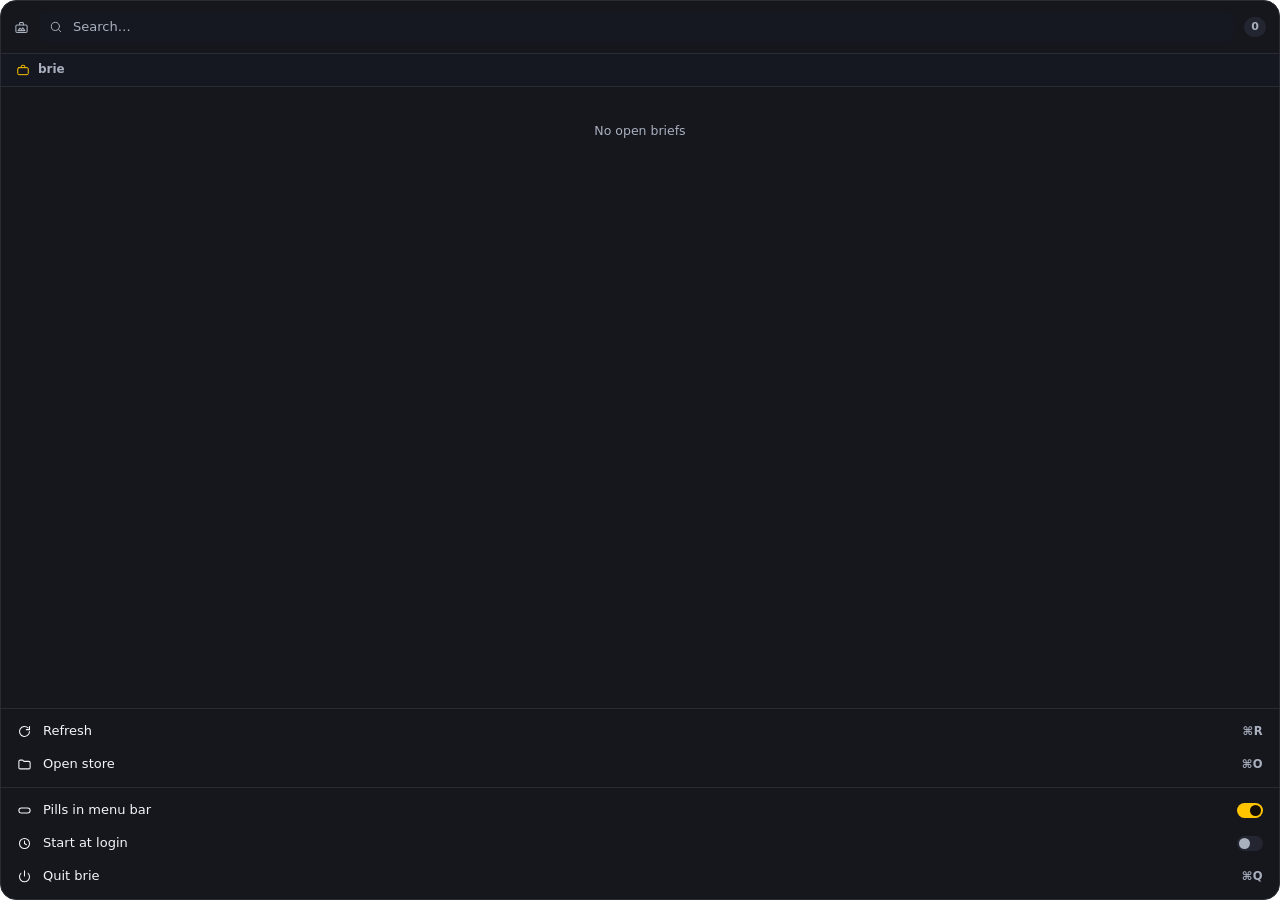
<file: src/panel.html>
<!doctype html>
<html lang="en">
<head>
<meta charset="utf-8">
<meta name="viewport" content="width=device-width, initial-scale=1">
<style>
  :root {
    --paper: #0e1016;
    --paper-2: #151821;
    --rule: #2a2c34;
    --ink: #f4f5f8;
    --muted: #a9b0be;
    --accent: #ffc400;
    --bad: #ff3b3b;
    --badge: #232631;
  }
  * { box-sizing: border-box; margin: 0; }
  html, body { height: 100%; background: transparent; overflow: hidden; }
  body {
    font: 12.5px/1.3 -apple-system, BlinkMacSystemFont, "SF Pro Text", system-ui, sans-serif;
    color: var(--ink);
    -webkit-font-smoothing: antialiased;
    -webkit-user-select: none;
    user-select: none;
    cursor: default;
  }
  .panel {
    height: 100%;
    display: flex;
    flex-direction: column;
    background: rgba(14, 16, 22, 0.97);
    border: 1px solid var(--rule);
    border-radius: 16px;
    overflow: hidden;
  }
  svg { width: 15px; height: 15px; fill: none; stroke: currentColor; stroke-width: 1.7; stroke-linecap: round; stroke-linejoin: round; flex: none; }

  .top { display: flex; align-items: center; gap: 10px; padding: 11px 13px; border-bottom: 1px solid var(--rule); }
  .top .logo { color: var(--muted); }
  .search { flex: 1; display: flex; align-items: center; gap: 8px; height: 30px; padding: 0 10px; background: var(--paper-2); border-radius: 8px; color: var(--muted); }
  .search svg { width: 14px; height: 14px; }
  .search input { flex: 1; min-width: 0; background: none; border: 0; outline: 0; color: var(--ink); font: inherit; font-size: 13px; -webkit-user-select: text; user-select: text; }
  .search input::placeholder { color: var(--muted); }
  .badge { min-width: 22px; height: 20px; padding: 0 7px; display: inline-flex; align-items: center; justify-content: center; background: var(--badge); border-radius: 10px; font-size: 11px; font-weight: 600; color: var(--muted); font-variant-numeric: tabular-nums; }

  .section { display: flex; align-items: center; gap: 8px; padding: 8px 15px; background: var(--paper-2); border-bottom: 1px solid var(--rule); color: var(--muted); font-weight: 600; font-size: 12px; }
  .section svg { width: 14px; height: 14px; color: var(--accent); }

  .list { flex: 1; overflow-y: auto; padding: 6px 8px; }
  .list::-webkit-scrollbar { width: 0; }
  .row { display: flex; align-items: center; gap: 10px; height: 40px; padding: 0 8px; border-radius: 8px; }
  .row:hover { background: rgba(255, 255, 255, 0.05); }
  .row .chev { color: var(--muted); width: 14px; height: 14px; transition: transform 120ms ease-out; }
  .row.open .chev { transform: rotate(90deg); }
  .dot { width: 8px; height: 8px; border-radius: 50%; flex: none; background: var(--muted); }
  .dot.working { background: var(--accent); }
  .dot.blocked { background: var(--bad); }
  .dot.done { background: var(--ink); }
  .name { flex: 1; min-width: 0; font-size: 13.5px; font-weight: 600; white-space: nowrap; overflow: hidden; text-overflow: ellipsis; }
  .meta { color: var(--muted); font-size: 11.5px; font-weight: 600; white-space: nowrap; }
  .group > .row { cursor: pointer; }

  .brief { display: flex; align-items: center; gap: 8px; height: 30px; margin-left: 32px; padding: 0 8px; border-radius: 7px; cursor: pointer; }
  .brief:hover { background: rgba(255, 255, 255, 0.05); }
  .brief .dot { width: 6px; height: 6px; }
  .brief .name { font-size: 12.5px; font-weight: 500; }
  .brief .meta { font-weight: 500; }
  .brief .btn { display: none; background: none; border: 0; color: var(--muted); cursor: pointer; padding: 2px; border-radius: 6px; }
  .brief:hover .btn { display: inline-flex; }
  .brief .btn:hover { color: var(--ink); background: var(--badge); }
  .brief .btn svg { width: 13px; height: 13px; }
  .empty { padding: 30px 14px; text-align: center; color: var(--muted); font-size: 12.5px; }

  .actions { border-top: 1px solid var(--rule); padding: 6px 8px; }
  .actions + .actions { padding-top: 6px; }
  .act { display: flex; align-items: center; gap: 11px; height: 33px; padding: 0 8px; border-radius: 8px; font-size: 13px; cursor: pointer; }
  .act:hover { background: rgba(255, 255, 255, 0.07); }
  .act .label { flex: 1; }
  .act kbd { font: inherit; font-size: 11.5px; color: var(--muted); font-weight: 600; letter-spacing: 0.04em; }
  .act .switch { width: 26px; height: 15px; border-radius: 8px; background: var(--badge); position: relative; transition: background 120ms; }
  .act .switch::after { content: ""; position: absolute; top: 2px; left: 2px; width: 11px; height: 11px; border-radius: 50%; background: var(--muted); transition: transform 120ms, background 120ms; }
  .act .switch.on { background: var(--accent); }
  .act .switch.on::after { transform: translateX(11px); background: #140e00; }
  .act.quit { color: var(--ink); }
  .act[hidden] { display: none; }
</style>
</head>
<body>
<div class="panel">
  <div class="top">
    <svg class="logo" viewBox="0 0 24 24"><rect x="3" y="8" width="18" height="12" rx="2"/><path d="M9 8V5.5A1.5 1.5 0 0 1 10.5 4h3A1.5 1.5 0 0 1 15 5.5V8"/><path d="M6.5 17l3-4 2.5 2.5 2-3 3.5 4.5z"/></svg>
    <label class="search">
      <svg viewBox="0 0 24 24"><circle cx="11" cy="11" r="7"/><path d="M20 20l-3.5-3.5"/></svg>
      <input id="q" type="text" placeholder="Search…" autocomplete="off" spellcheck="false">
    </label>
    <span class="badge" id="total">0</span>
  </div>
  <div class="section">
    <svg viewBox="0 0 24 24"><rect x="3" y="8" width="18" height="12" rx="2"/><path d="M9 8V5.5A1.5 1.5 0 0 1 10.5 4h3A1.5 1.5 0 0 1 15 5.5V8"/></svg>
    <span id="title">brie</span>
  </div>
  <div class="list" id="list"></div>
  <div class="actions">
    <div class="act" data-do="refresh"><svg viewBox="0 0 24 24"><path d="M20 12a8 8 0 1 1-2.3-5.7"/><path d="M20 4v5h-5"/></svg><span class="label">Refresh</span><kbd>⌘R</kbd></div>
    <div class="act" data-do="store"><svg viewBox="0 0 24 24"><path d="M3 7a2 2 0 0 1 2-2h4l2 2h8a2 2 0 0 1 2 2v8a2 2 0 0 1-2 2H5a2 2 0 0 1-2-2z"/></svg><span class="label">Open store</span><kbd>⌘O</kbd></div>
    <div class="act" data-do="push" id="push" hidden><svg viewBox="0 0 24 24"><path d="M6 9a6 6 0 0 1 12 0c0 6 2 7 2 7H4s2-1 2-7"/><path d="M10 20a2 2 0 0 0 4 0"/></svg><span class="label" id="pushlabel">Send test push</span><kbd>⌘T</kbd></div>
  </div>
  <div class="actions">
    <div class="act" data-do="style"><svg viewBox="0 0 24 24"><rect x="3" y="8" width="18" height="8" rx="4"/></svg><span class="label">Pills in menu bar</span><span class="switch" id="pills"></span></div>
    <div class="act" data-do="auto"><svg viewBox="0 0 24 24"><circle cx="12" cy="12" r="8"/><path d="M12 8v4l3 2"/></svg><span class="label">Start at login</span><span class="switch" id="auto"></span></div>
    <div class="act quit" data-do="quit"><svg viewBox="0 0 24 24"><path d="M12 3v8"/><path d="M6.3 6.8a8 8 0 1 0 11.4 0"/></svg><span class="label" id="quitlabel">Quit brie</span><kbd>⌘Q</kbd></div>
  </div>
</div>
<script>
  const post = (msg) => window.ipc.postMessage(msg);
  const $ = (id) => document.getElementById(id);
  const esc = (s) => String(s).replace(/[&<>"]/g, (c) => ({ "&": "&amp;", "<": "&lt;", ">": "&gt;", '"': "&quot;" }[c]));
  const copyIcon = '<svg viewBox="0 0 24 24"><rect x="9" y="9" width="11" height="11" rx="2"/><path d="M5 15V6a2 2 0 0 1 2-2h8"/></svg>';
  const folderIcon = '<svg viewBox="0 0 24 24"><path d="M3 7a2 2 0 0 1 2-2h4l2 2h8a2 2 0 0 1 2 2v8a2 2 0 0 1-2 2H5a2 2 0 0 1-2-2z"/></svg>';
  const chev = '<svg class="chev" viewBox="0 0 24 24"><path d="M9 6l6 6-6 6"/></svg>';
  const termIcon = '<svg viewBox="0 0 24 24"><path d="M5 7l4 5-4 5"/><path d="M12 17h7"/></svg>';
  let data = { groups: [], total: 0, push: null, auto: false, pills: true, version: "" };
  const open = new Set();

  function render(next) {
    if (next) data = next;
    const q = $("q").value.trim().toLowerCase();
    $("total").textContent = data.total;
    $("title").textContent = "brie " + data.version;
    $("quitlabel").textContent = "Quit brie";
    $("auto").classList.toggle("on", data.auto);
    $("pills").classList.toggle("on", data.pills);
    $("push").hidden = !data.push;
    if (data.push) $("pushlabel").textContent = "Send test push (" + data.push + ")";
    let html = "";
    for (const g of data.groups) {
      const briefs = q ? g.briefs.filter((b) => (b.name + " " + g.name).toLowerCase().includes(q)) : g.briefs;
      if (q && !briefs.length) continue;
      const isOpen = q ? true : open.has(g.name);
      html += '<div class="group"><div class="row' + (isOpen ? " open" : "") + '" data-group="' + esc(g.name) + '">' + chev +
        '<span class="dot ' + g.dot + '"></span><span class="name">' + esc(g.name) + '</span>' +
        '<span class="meta">' + esc(g.meta) + '</span><span class="badge">' + briefs.length + '</span></div>';
      if (isOpen) {
        for (const b of briefs) {
          html += '<div class="brief" data-path="' + esc(b.path) + '"><span class="dot ' + b.status + '"></span>' +
            '<span class="name">' + esc(b.name) + '</span><span class="meta">' + esc(b.status) + '</span>' +
            '<button class="btn" title="Open in Terminal" data-term="' + esc(b.path) + '">' + termIcon + '</button>' +
            '<button class="btn" title="Reveal in Finder" data-reveal="' + esc(b.path) + '">' + folderIcon + '</button>' +
            '<button class="btn" title="Copy path" data-copy="' + esc(b.path) + '">' + copyIcon + '</button></div>';
        }
      }
      html += "</div>";
    }
    $("list").innerHTML = html || '<div class="empty">' + (q ? "No match" : "No open briefs") + "</div>";
  }

  $("list").addEventListener("click", (e) => {
    const copy = e.target.closest("[data-copy]");
    if (copy) { post("copy\t" + copy.dataset.copy); return; }
    const term = e.target.closest("[data-term]");
    if (term) { post("open\t" + term.dataset.term); return; }
    const reveal = e.target.closest("[data-reveal]");
    if (reveal) { post("reveal\t" + reveal.dataset.reveal); return; }
    const brief = e.target.closest(".brief");
    if (brief) { post("view\t" + brief.dataset.path); return; }
    const row = e.target.closest("[data-group]");
    if (row) {
      const name = row.dataset.group;
      open.has(name) ? open.delete(name) : open.add(name);
      render();
    }
  });
  document.querySelectorAll("[data-do]").forEach((el) => el.addEventListener("click", () => post(el.dataset.do)));
  $("q").addEventListener("input", () => render());
  document.addEventListener("keydown", (e) => {
    if (e.key === "Escape") { if ($("q").value) { $("q").value = ""; render(); } else post("hide"); return; }
    if (!e.metaKey) return;
    const map = { r: "refresh", o: "store", t: "push", q: "quit" };
    const act = map[e.key.toLowerCase()];
    if (act) { e.preventDefault(); post(act); }
  });
  window.shown = () => { $("q").value = ""; render(); $("q").focus(); };
  render();
</script>
</body>
</html>
</file>
<file: docs/tokens.css>
/* Hallmark · genre: modern-minimal · macrostructure: Narrative Workflow · H2 hero knobs: ratio=5/7, right=command transcript, divider=negative space
 * theme: custom · vibe: "friendly terminal at night, one amber signal" · paper: oklch(13.5% 0.009 273) · accent: oklch(85.0% 0.174 87) (brand-locked)
 * display: Bricolage Grotesque 800 · body: Geist 350 · outlier: JetBrains Mono (code and captures) · axes: dark / geometric-sans / chromatic-amber ~87°
 * enrichment: none (two real captures of the TUI) · nav: N1b · footer: Ft5 · sections: F4 step sequence, F3 spec sheet · studied: no · context: explicit
 */

:root {
  /* Colour: brie's own TUI theme, locked. Hex values are the brand tokens; derived steps are OKLCH. */
  --color-paper: #07080c;            /* oklch(13.5% 0.009 273) */
  --color-paper-2: #0e1016;          /* oklch(17.4% 0.013 271) */
  --color-paper-3: oklch(21.5% 0.015 272);
  --color-rule: #2a2c34;             /* oklch(29.4% 0.015 274) */
  --color-ink: #f4f5f8;              /* oklch(97.0% 0.004 271) */
  --color-muted: #a9b0be;            /* oklch(75.6% 0.022 264) */
  --color-accent: #ffc400;           /* oklch(85.0% 0.174 87), also the working status */
  --color-accent-ink: #140e00;       /* oklch(16.5% 0.035 85) */
  --color-bad: #ff3b3b;              /* oklch(65.5% 0.231 26) */
  --color-info: #7cc4ff;             /* oklch(79.6% 0.111 245) */
  --color-ok: #8fe38a;               /* memory note kind */
  --color-violet: #b99cff;           /* memory tool kind */
  --color-focus: #ffc400;

  /* Type: three families at most. Display, body, and mono for code. */
  --font-display: "Bricolage Grotesque", ui-sans-serif, "Helvetica Neue", Arial, sans-serif;
  --font-body: "Geist", ui-sans-serif, "Helvetica Neue", Arial, sans-serif;
  --font-mono: "JetBrains Mono", ui-monospace, "SF Mono", Menlo, Consolas, monospace;
  --weight-body: 350;

  --text-sm: 0.875rem;
  --text-base: 1rem;
  --text-md: 1.25rem;
  --text-lg: 1.5625rem;
  --text-xl: 1.9531rem;
  --text-2xl: 2.4414rem;
  --text-3xl: 3.0518rem;
  --text-display: clamp(2.5rem, 3.4vw + 1.1rem, 4.5rem);
  --text-section: clamp(2rem, 2vw + 1.2rem, 3.25rem);
  --text-code: 0.875rem;
  --text-shot: 0.8125rem;

  /* Space: 4 pt scale, named by role. */
  --space-3xs: 0.125rem;
  --space-2xs: 0.25rem;
  --space-xs: 0.5rem;
  --space-sm: 0.75rem;
  --space-md: 1rem;
  --space-lg: 1.5rem;
  --space-xl: 2.5rem;
  --space-2xl: 4rem;
  --space-3xl: 6rem;
  --space-4xl: 9rem;

  --page-max: 76rem;
  --page-gutter: clamp(1rem, 4vw, 2rem);
  --nav-height: 4rem;

  --rule-hair: 1px;
  --rule-thick: 2px;
  --radius-sm: 0.375rem;
  --radius-md: 0.75rem;
  --radius-pill: 999px;

  /* Motion: exponential ease-out, three durations. */
  --ease-out: cubic-bezier(0.16, 1, 0.3, 1);
  --ease-in: cubic-bezier(0.7, 0, 0.84, 0);
  --ease-in-out: cubic-bezier(0.65, 0, 0.35, 1);
  --dur-micro: 120ms;
  --dur-short: 220ms;
  --dur-long: 420ms;

  --z-base: 1;
  --z-raised: 10;
  --z-nav: 200;
}
</file>
<file: docs/site.css>
/* Hallmark · genre: modern-minimal · macrostructure: Narrative Workflow · theme: custom (brie TUI tokens, see tokens.css)
 * pre-emit critique: P5 H4 E4 S5 R4 V4 · nav: N1b · footer: Ft5 · enrichment: none
 * contrast: pass (40–41) · nav/footer/hero: pass (42–45) · honest: pass (46) · chrome: pass (47) · tokens: pass (48)
 * responsive: pass (49) · mobile: pass (34, 49, 50–57), measured at 320 / 375 / 414 / 768 px · icons: pass (30)
 */

/* ---------- base ---------- */

*,
*::before,
*::after {
  box-sizing: border-box;
}

html {
  overflow-x: clip;
  color-scheme: dark;
  scroll-behavior: smooth;
  scroll-padding-top: calc(var(--nav-height) + var(--space-md));
  -webkit-text-size-adjust: 100%;
  text-size-adjust: 100%;
}

body {
  overflow-x: clip;
  margin: 0;
  background: var(--color-paper);
  color: var(--color-ink);
  font-family: var(--font-body);
  font-weight: var(--weight-body);
  font-size: var(--text-base);
  line-height: 1.6;
  font-synthesis: none;
  text-rendering: optimizeLegibility;
  -webkit-font-smoothing: antialiased;
}

img,
svg {
  display: block;
  max-width: 100%;
}

h1,
h2,
h3,
p,
figure,
pre,
dl,
dd,
ol,
ul {
  margin: 0;
}

ol,
ul {
  padding: 0;
  list-style: none;
}

a {
  color: inherit;
  text-decoration-color: var(--color-muted);
  text-decoration-thickness: var(--rule-hair);
  text-underline-offset: 0.2em;
}

a:hover {
  text-decoration-color: var(--color-accent);
  text-decoration-thickness: var(--rule-thick);
}

:focus-visible {
  outline: var(--rule-thick) solid var(--color-focus);
  outline-offset: 3px;
}

::selection {
  background: var(--color-accent);
  color: var(--color-accent-ink);
}

code,
kbd {
  font-family: var(--font-mono);
  font-size: 0.9em;
  color: var(--color-ink);
  background: var(--color-paper-2);
  border: var(--rule-hair) solid var(--color-rule);
  border-radius: var(--radius-sm);
  padding: 0.05em 0.35em;
  overflow-wrap: anywhere;
}

.nw {
  white-space: nowrap;
}

.skip {
  position: absolute;
  inset-block-start: var(--space-xs);
  inset-inline-start: var(--space-xs);
  z-index: var(--z-nav);
  padding: var(--space-xs) var(--space-md);
  background: var(--color-accent);
  color: var(--color-accent-ink);
  border-radius: var(--radius-pill);
  transform: translateY(-300%);
}

.skip:focus-visible {
  transform: none;
}

.wrap {
  width: 100%;
  max-width: var(--page-max);
  margin-inline: auto;
  padding-inline: var(--page-gutter);
}

/* ---------- buttons and links ---------- */

.btn {
  display: inline-flex;
  align-items: center;
  justify-content: center;
  gap: var(--space-xs);
  min-height: 2.75rem;
  padding: 0 var(--space-lg);
  border: var(--rule-hair) solid var(--color-rule);
  border-radius: var(--radius-pill);
  background: transparent;
  color: var(--color-ink);
  font: inherit;
  font-weight: 500;
  white-space: nowrap;
  text-decoration: none;
  cursor: pointer;
  transition:
    background-color var(--dur-micro) var(--ease-out),
    border-color var(--dur-micro) var(--ease-out),
    transform var(--dur-micro) var(--ease-out);
}

.btn:hover {
  border-color: var(--color-muted);
  background: var(--color-paper-2);
}

.btn:active {
  transform: translateY(1px);
}

.btn:disabled,
.copy:disabled {
  opacity: 0.55;
  cursor: not-allowed;
}

.btn--accent {
  background: var(--color-accent);
  border-color: var(--color-accent);
  color: var(--color-accent-ink);
  font-weight: 600;
}

.btn--accent:hover {
  background: var(--color-ink);
  border-color: var(--color-ink);
}

.link-arrow {
  display: inline-flex;
  align-items: center;
  min-height: 2.75rem;
  gap: var(--space-xs);
  white-space: nowrap;
  font-weight: 500;
}

.link-arrow::after {
  content: "→";
  transition: transform var(--dur-short) var(--ease-out);
}

.link-arrow:hover::after {
  transform: translateX(3px);
}

/* ---------- nav (N1b, frost on scroll) ---------- */

.nav {
  position: fixed;
  inset: 0 0 auto;
  z-index: var(--z-nav);
  border-block-end: var(--rule-hair) solid transparent;
  transition:
    background-color var(--dur-short) var(--ease-out),
    border-color var(--dur-short) var(--ease-out);
}

.nav.is-scrolled {
  background: color-mix(in oklch, var(--color-paper) 78%, transparent);
  backdrop-filter: blur(16px) saturate(140%);
  border-block-end-color: var(--color-rule);
}

.nav__inner {
  display: grid;
  grid-template-columns: 1fr auto;
  align-items: center;
  height: var(--nav-height);
  max-width: var(--page-max);
  margin-inline: auto;
  padding-inline: var(--page-gutter);
}

.nav__brand {
  display: inline-flex;
  align-items: center;
  min-height: 2.75rem;
  justify-self: start;
  font-family: var(--font-display);
  font-weight: 800;
  font-size: var(--text-lg);
  letter-spacing: -0.03em;
  text-decoration: none;
}

.nav__center {
  display: none;
}

.nav__right {
  justify-self: end;
  display: flex;
  align-items: center;
  gap: var(--space-xs);
}

.nav__link {
  display: inline-flex;
  align-items: center;
  min-height: 2.75rem;
  padding-inline: var(--space-sm);
  color: var(--color-muted);
  white-space: nowrap;
  text-decoration: none;
  transition: color var(--dur-micro) var(--ease-out);
}

.nav__link:hover {
  color: var(--color-ink);
}

.nav__link--github {
  display: none;
}

@media (min-width: 56rem) {
  .nav__inner {
    grid-template-columns: 1fr auto 1fr;
  }

  .nav__center {
    display: flex;
    gap: var(--space-2xs);
  }

  .nav__link--github {
    display: inline-flex;
  }
}

/* ---------- hero (H2 split diptych) ---------- */

.hero {
  display: grid;
  grid-template-columns: minmax(0, 1fr);
  gap: var(--space-xl);
  padding-block: var(--space-xl) var(--space-3xl);
  align-items: start;
}

@media (min-width: 56rem) {
  .hero {
    grid-template-columns: minmax(0, 5fr) minmax(0, 7fr);
    gap: var(--space-2xl);
  }
}

#top {
  padding-top: var(--nav-height);
}

.hero h1 {
  max-width: 13ch;
  font-family: var(--font-display);
  font-weight: 800;
  font-size: var(--text-display);
  line-height: 1.02;
  letter-spacing: -0.035em;
  overflow-wrap: anywhere;
  text-wrap: balance;
}

.hero h1 .mark {
  text-decoration: underline;
  text-decoration-color: var(--color-accent);
  text-decoration-thickness: 0.04em;
  text-underline-offset: 0.12em;
  text-decoration-skip-ink: none;
}

.hero__lede {
  max-width: 46ch;
  margin-block-start: var(--space-lg);
  font-size: var(--text-md);
  line-height: 1.5;
  color: var(--color-muted);
}

.hero__lede strong {
  font-weight: 500;
  color: var(--color-ink);
}

.hero__cta {
  display: flex;
  flex-wrap: wrap;
  align-items: center;
  gap: var(--space-xs) var(--space-lg);
  margin-block-start: var(--space-xl);
}

.hero__note {
  margin-block-start: var(--space-md);
  font-size: var(--text-sm);
  color: var(--color-muted);
}

@media (min-width: 56rem) {
  .hero__proof {
    margin-block-start: var(--space-lg);
  }
}

/* One orchestrated entrance, on load only. */
.reveal {
  animation: reveal var(--dur-long) var(--ease-out) backwards;
  animation-delay: calc(var(--i, 0) * 70ms);
}

@keyframes reveal {
  from {
    opacity: 0;
    transform: translateY(8px);
  }
}

/* ---------- code and captures ---------- */

.frame {
  border-block: var(--rule-hair) solid var(--color-rule);
  background: var(--color-paper-2);
}

.frame__label {
  display: flex;
  justify-content: space-between;
  gap: var(--space-md);
  padding: var(--space-xs) var(--space-md);
  border-block-end: var(--rule-hair) solid var(--color-rule);
  font-family: var(--font-mono);
  font-size: var(--text-sm);
  color: var(--color-muted);
}

.frame pre,
.shot pre {
  overflow-x: auto;
  padding: var(--space-md);
  font-family: var(--font-mono);
  font-size: var(--text-code);
  font-weight: 400;
  line-height: 1.6;
  tab-size: 2;
  font-variant-ligatures: none;
  scrollbar-color: var(--color-rule) transparent;
}

.frame pre:focus-visible,
.shot pre:focus-visible {
  outline-offset: -2px;
}

.t-prompt,
.t-out {
  color: var(--color-muted);
}

.t-cmd {
  color: var(--color-ink);
}

.t-done {
  color: var(--color-ink);
}

.t-work {
  color: var(--color-accent);
}

.t-bad {
  color: var(--color-bad);
}

.frame figcaption.cap,
.shot figcaption {
  padding: var(--space-xs) var(--space-md);
  border-block-start: var(--rule-hair) solid var(--color-rule);
  font-size: var(--text-sm);
  color: var(--color-muted);
}

/* A real capture of the TUI, cell for cell. Classes map to the theme tokens. */
.shot {
  border: var(--rule-hair) solid var(--color-rule);
  background: var(--color-paper);
}

.shot pre {
  padding: var(--space-md);
  font-size: var(--text-shot);
  line-height: 1.2;
  background: var(--color-paper);
  color: var(--color-ink);
}

.shot .g {
  display: inline-block;
  width: 1ch;
  overflow: hidden;
  text-align: center;
  vertical-align: top;
}

.f-muted { color: var(--color-muted); }
.f-accent { color: var(--color-accent); }
.f-text { color: var(--color-ink); }
.f-bad { color: var(--color-bad); }
.f-info { color: var(--color-info); }
.f-ok { color: var(--color-ok); }
.f-violet { color: var(--color-violet); }
.f-line { color: var(--color-rule); }
.f-ink { color: var(--color-accent-ink); }
.f-surface { color: var(--color-paper-2); }
.b-surface { background: var(--color-paper-2); }
.b-accent { background: var(--color-accent); }
.b-line { background: var(--color-rule); }
.b-text { background: var(--color-ink); }
.bold { font-weight: 700; }

/* ---------- sections ---------- */

.section {
  padding-block: var(--space-3xl);
}

.section__head {
  max-width: 40rem;
}

.section h2,
.terminal h2,
.agents h2,
.memory h2,
.install h2 {
  font-family: var(--font-display);
  font-weight: 800;
  font-size: var(--text-section);
  line-height: 1.05;
  letter-spacing: -0.03em;
  text-wrap: balance;
  overflow-wrap: anywhere;
}

.section__lede {
  max-width: 52ch;
  margin-block-start: var(--space-md);
  font-size: var(--text-md);
  line-height: 1.5;
  color: var(--color-muted);
}

/* Workflow: numbered stages with a thick rule between them (F4). */
.stages {
  margin-block-start: var(--space-2xl);
}

.stage {
  display: grid;
  grid-template-columns: minmax(0, 1fr);
  gap: var(--space-lg);
  padding-block: var(--space-xl);
  border-block-start: var(--rule-thick) solid var(--color-rule);
}

.stage__n {
  font-family: var(--font-display);
  font-weight: 800;
  font-size: var(--text-3xl);
  line-height: 1;
  letter-spacing: -0.04em;
  font-variant-numeric: tabular-nums;
  color: var(--color-muted);
}

.stage h3 {
  margin-block-start: var(--space-xs);
  font-family: var(--font-display);
  font-weight: 700;
  font-size: var(--text-xl);
  line-height: 1.1;
  letter-spacing: -0.025em;
  text-wrap: balance;
}

.stage p {
  max-width: 46ch;
  margin-block-start: var(--space-sm);
  color: var(--color-muted);
}

.stage p strong {
  font-weight: 500;
  color: var(--color-ink);
}

.stage__code {
  display: grid;
  grid-template-columns: minmax(0, 1fr);
  gap: var(--space-md);
  align-content: start;
  min-width: 0;
}

@media (min-width: 56rem) {
  .stage {
    grid-template-columns: minmax(0, 5fr) minmax(0, 7fr);
    gap: var(--space-2xl);
  }

  .stage:nth-child(2) {
    padding-block-end: var(--space-2xl);
  }
}

.status-key {
  display: flex;
  flex-wrap: wrap;
  gap: var(--space-xs) var(--space-lg);
  margin-block-start: var(--space-md);
  font-family: var(--font-mono);
  font-size: var(--text-sm);
}

.status-key li {
  white-space: nowrap;
}

.stages__end {
  padding-block-start: var(--space-xl);
  border-block-start: var(--rule-thick) solid var(--color-rule);
}

/* Terminal section: the capture leads, the notes sit beside it on wide screens. */
.terminal {
  padding-block: var(--space-3xl);
  border-block-start: var(--rule-hair) solid var(--color-rule);
}

.terminal__grid {
  display: grid;
  grid-template-columns: minmax(0, 1fr);
  gap: var(--space-xl);
  margin-block-start: var(--space-2xl);
}

@media (min-width: 70rem) {
  .terminal__grid {
    grid-template-columns: minmax(0, 1fr) 15rem;
    gap: var(--space-xl);
    align-items: start;
  }
}

.notes {
  display: grid;
  grid-template-columns: minmax(0, 1fr);
  gap: var(--space-lg);
}

.notes dt {
  font-family: var(--font-display);
  font-weight: 700;
  font-size: var(--text-md);
  letter-spacing: -0.02em;
}

.notes dd {
  margin-block-start: var(--space-3xs);
  font-size: var(--text-sm);
  line-height: 1.55;
  color: var(--color-muted);
}

/* Agents: a spec sheet (F3) next to the config. */
.agents {
  padding-block: var(--space-3xl);
  border-block-start: var(--rule-hair) solid var(--color-rule);
}

.agents__grid {
  display: grid;
  grid-template-columns: minmax(0, 1fr);
  gap: var(--space-xl);
  margin-block-start: var(--space-2xl);
}

@media (min-width: 56rem) {
  .agents__grid {
    grid-template-columns: minmax(0, 5fr) minmax(0, 7fr);
    gap: var(--space-2xl);
    align-items: start;
  }
}

.spec {
  border-block-start: var(--rule-thick) solid var(--color-rule);
}

.spec__row {
  display: grid;
  grid-template-columns: minmax(0, 1fr);
  gap: var(--space-3xs);
  padding-block: var(--space-sm);
  border-block-end: var(--rule-hair) solid var(--color-rule);
}

.spec__row dt {
  font-family: var(--font-mono);
  font-size: var(--text-code);
  color: var(--color-ink);
  overflow-wrap: anywhere;
}

.spec__row dd {
  color: var(--color-muted);
}

@media (min-width: 40rem) {
  .spec__row {
    grid-template-columns: 11.5rem minmax(0, 1fr);
    gap: var(--space-md);
  }
}

.fineprint {
  margin-block-start: var(--space-md);
  font-size: var(--text-sm);
  color: var(--color-muted);
  max-width: 52ch;
}

/* Memory */
.memory {
  padding-block: var(--space-3xl);
  border-block-start: var(--rule-hair) solid var(--color-rule);
}

.memory__grid {
  display: grid;
  grid-template-columns: minmax(0, 1fr);
  gap: var(--space-xl);
  margin-block-start: var(--space-2xl);
}

.memory__how {
  display: grid;
  grid-template-columns: minmax(0, 1fr);
  gap: var(--space-lg);
}

@media (min-width: 56rem) {
  .memory__how {
    grid-template-columns: minmax(0, 7fr) minmax(0, 5fr);
    gap: var(--space-2xl);
    align-items: start;
  }
}

.memory__how-main {
  display: grid;
  grid-template-columns: minmax(0, 1fr);
  gap: var(--space-lg);
  max-width: 52ch;
}

.memory__how p {
  color: var(--color-muted);
}

.memory__how strong {
  font-weight: 500;
  color: var(--color-ink);
}

.memory__how-side {
  max-width: 46ch;
  font-size: var(--text-sm);
}

/* Install */
.install {
  padding-block: var(--space-3xl);
  border-block-start: var(--rule-hair) solid var(--color-rule);
}

.install__grid {
  display: grid;
  grid-template-columns: minmax(0, 1fr);
  gap: var(--space-xl);
  margin-block-start: var(--space-2xl);
}

@media (min-width: 56rem) {
  .install__grid {
    grid-template-columns: minmax(0, 6fr) minmax(0, 6fr);
    gap: var(--space-2xl);
  }

  /* Line the first heading up with "Good to know", which sits under its own top rule. */
  .install__steps {
    padding-block-start: calc(var(--space-lg) + var(--rule-thick));
  }
}

.install__steps {
  display: grid;
  grid-template-columns: minmax(0, 1fr);
  gap: var(--space-xl);
  align-content: start;
  min-width: 0;
}

.install__steps h3 {
  font-family: var(--font-display);
  font-weight: 700;
  font-size: var(--text-lg);
  letter-spacing: -0.02em;
  margin-block-end: var(--space-sm);
}

.install__steps p {
  max-width: 46ch;
  margin-block-end: var(--space-md);
  color: var(--color-muted);
}

.cmd {
  position: relative;
}

.cmd pre {
  padding-inline-end: 5.5rem;
}

.copy {
  position: absolute;
  inset-block-start: var(--space-xs);
  inset-inline-end: var(--space-xs);
  min-height: 2.25rem;
  padding: 0 var(--space-sm);
  border: var(--rule-hair) solid var(--color-rule);
  border-radius: var(--radius-pill);
  background: var(--color-paper);
  color: var(--color-muted);
  font: inherit;
  font-size: var(--text-sm);
  cursor: pointer;
  transition:
    color var(--dur-micro) var(--ease-out),
    border-color var(--dur-micro) var(--ease-out);
}

.copy:hover {
  color: var(--color-ink);
  border-color: var(--color-muted);
}

.copy[data-state="copied"] {
  color: var(--color-accent);
  border-color: var(--color-accent);
}

@media (pointer: coarse) {
  .copy {
    min-height: 2.75rem;
  }
}

.limits {
  align-self: start;
  padding-block: var(--space-lg);
  border-block: var(--rule-thick) solid var(--color-rule);
}

.limits h3 {
  font-family: var(--font-display);
  font-weight: 700;
  font-size: var(--text-lg);
  letter-spacing: -0.02em;
}

.limits ul {
  display: grid;
  grid-template-columns: minmax(0, 1fr);
  gap: var(--space-sm);
  margin-block-start: var(--space-md);
  color: var(--color-muted);
}

.limits li strong {
  font-weight: 500;
  color: var(--color-ink);
}

/* ---------- footer (Ft5 statement) ---------- */

.foot {
  padding-block: var(--space-3xl) var(--space-xl);
  border-block-start: var(--rule-hair) solid var(--color-rule);
}

.foot__line {
  max-width: 14ch;
  font-family: var(--font-display);
  font-weight: 800;
  font-size: clamp(2.25rem, 5vw, 4rem);
  line-height: 1;
  letter-spacing: -0.02em;
  text-wrap: balance;
}

.foot__meta {
  display: flex;
  flex-wrap: wrap;
  justify-content: space-between;
  align-items: baseline;
  gap: var(--space-xs) var(--space-lg);
  margin-block-start: var(--space-2xl);
  padding-block-start: var(--space-sm);
  border-block-start: var(--rule-hair) solid var(--color-rule);
  font-size: var(--text-sm);
  color: var(--color-muted);
}

.foot__brand {
  font-family: var(--font-display);
  font-weight: 800;
  font-size: var(--text-md);
  letter-spacing: -0.03em;
  color: var(--color-ink);
}

.foot__links {
  display: flex;
  flex-wrap: wrap;
  gap: var(--space-xs) var(--space-lg);
}

.foot__links a {
  display: inline-flex;
  align-items: center;
  min-height: 2.75rem;
  white-space: nowrap;
}

/* ---------- small screens and motion preferences ---------- */

@media (max-width: 40rem) {
  .hero__cta .btn,
  .hero__cta .link-arrow {
    min-height: 2.75rem;
  }

  .frame pre,
  .shot pre {
    font-size: var(--text-shot);
  }

  .stage__n {
    font-size: var(--text-2xl);
  }
}

@media (prefers-reduced-motion: reduce) {
  html {
    scroll-behavior: auto;
  }

  *,
  *::before,
  *::after {
    animation-duration: 150ms !important;
    animation-delay: 0ms !important;
    transition-duration: 150ms !important;
  }

  .link-arrow:hover::after {
    transform: none;
  }

  @keyframes reveal {
    from {
      opacity: 0;
      transform: none;
    }
  }
}
</file>
